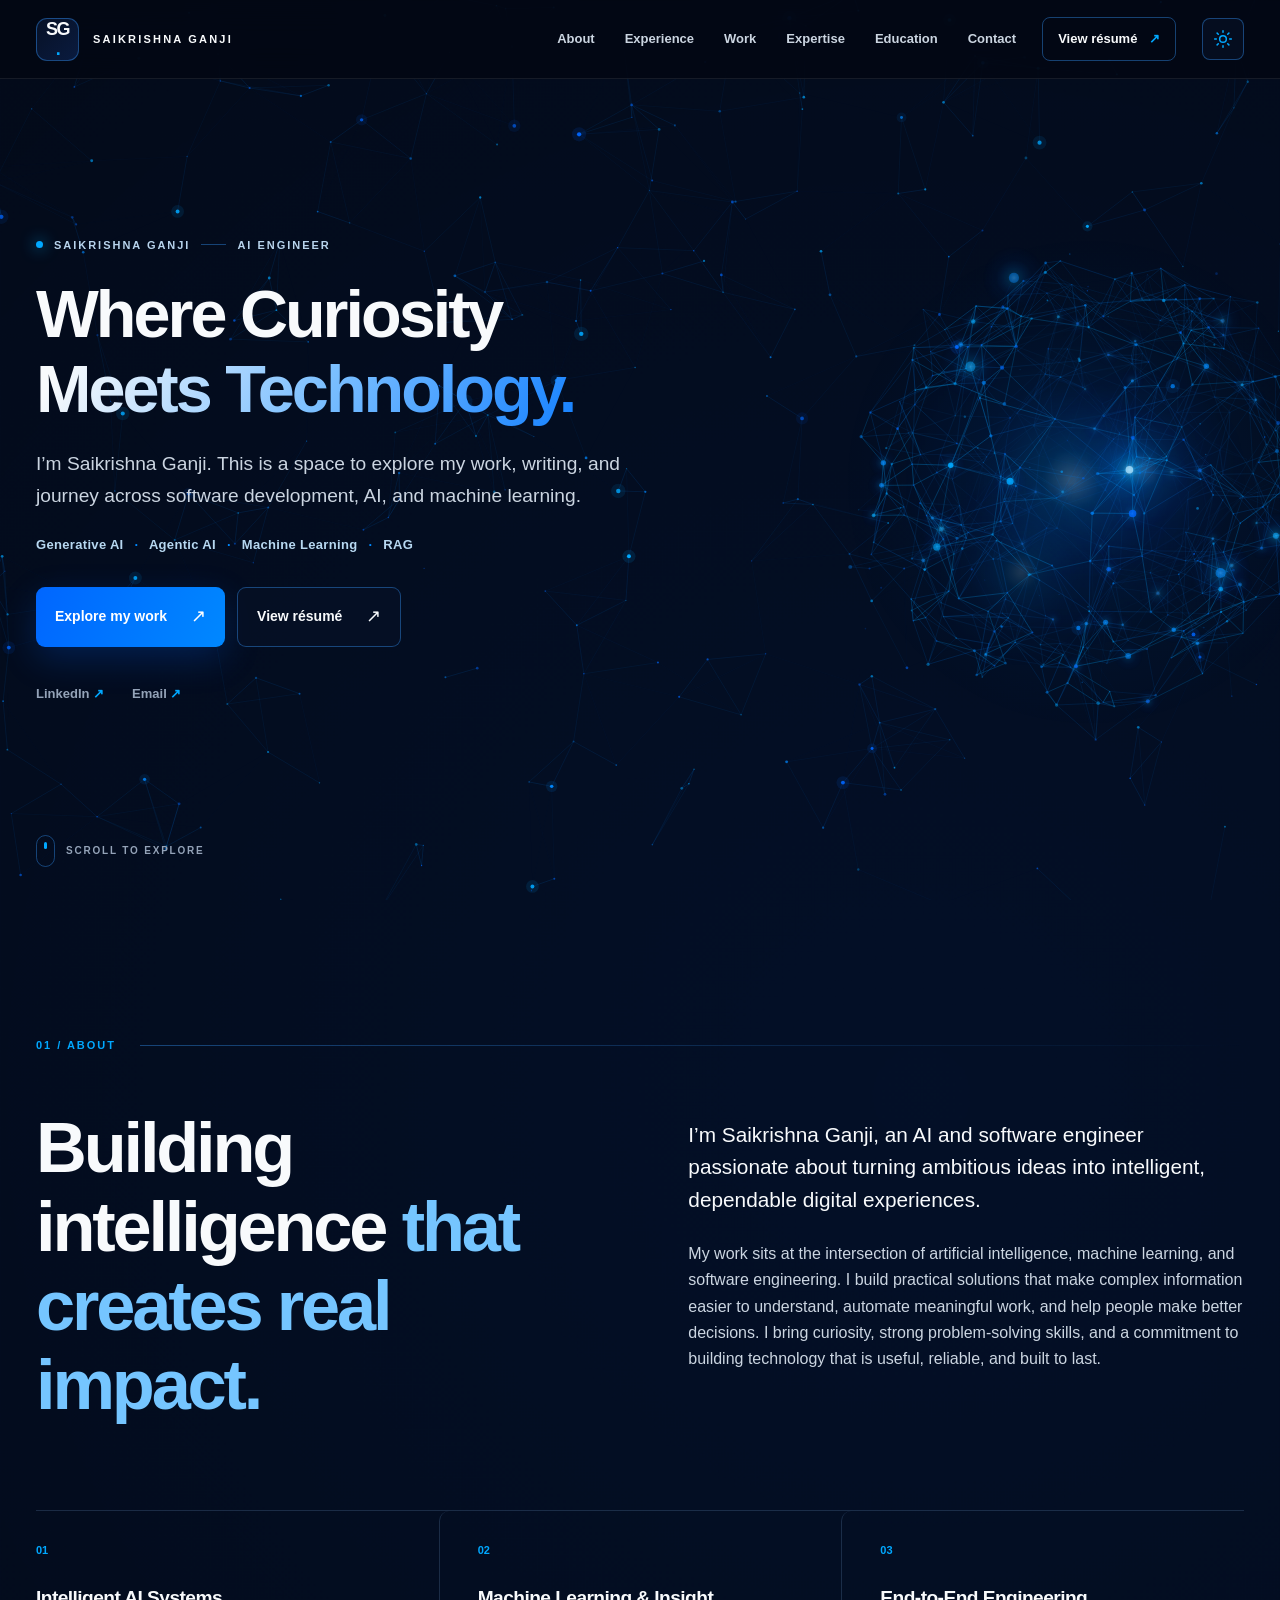
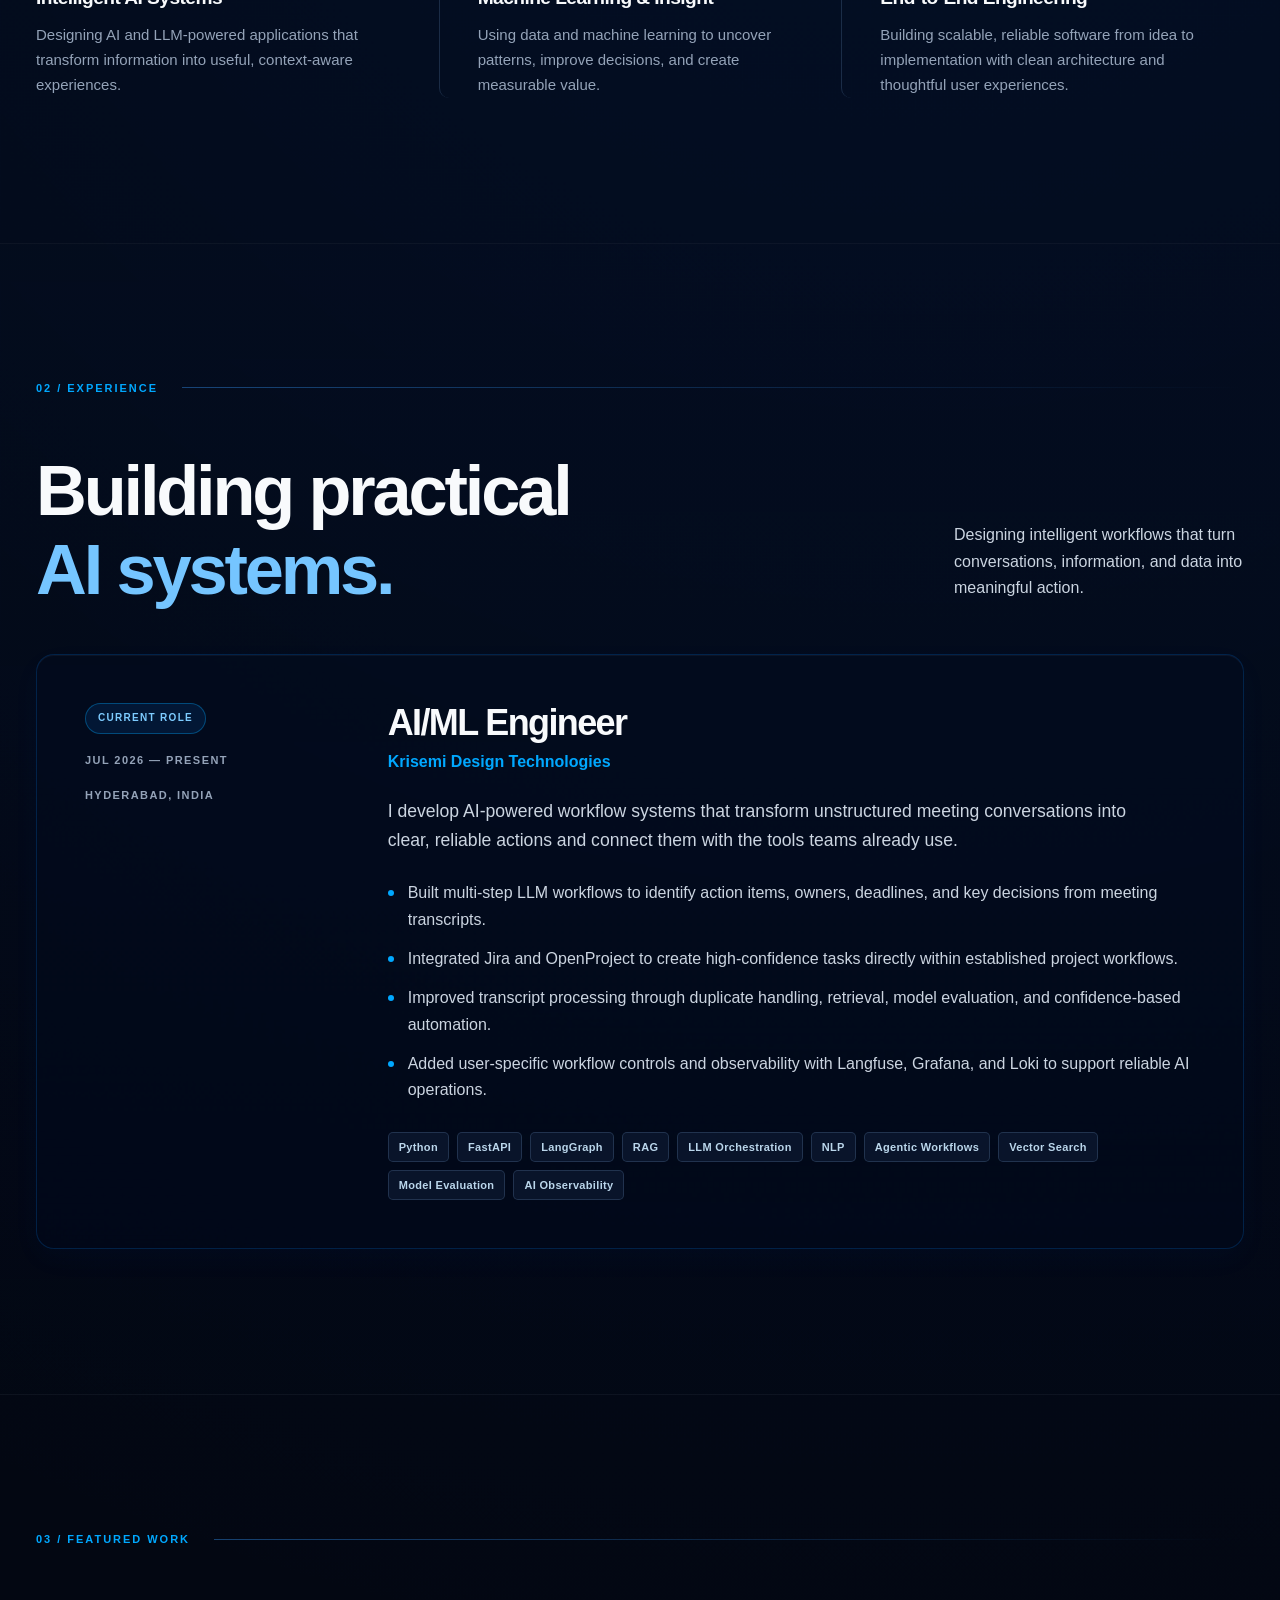
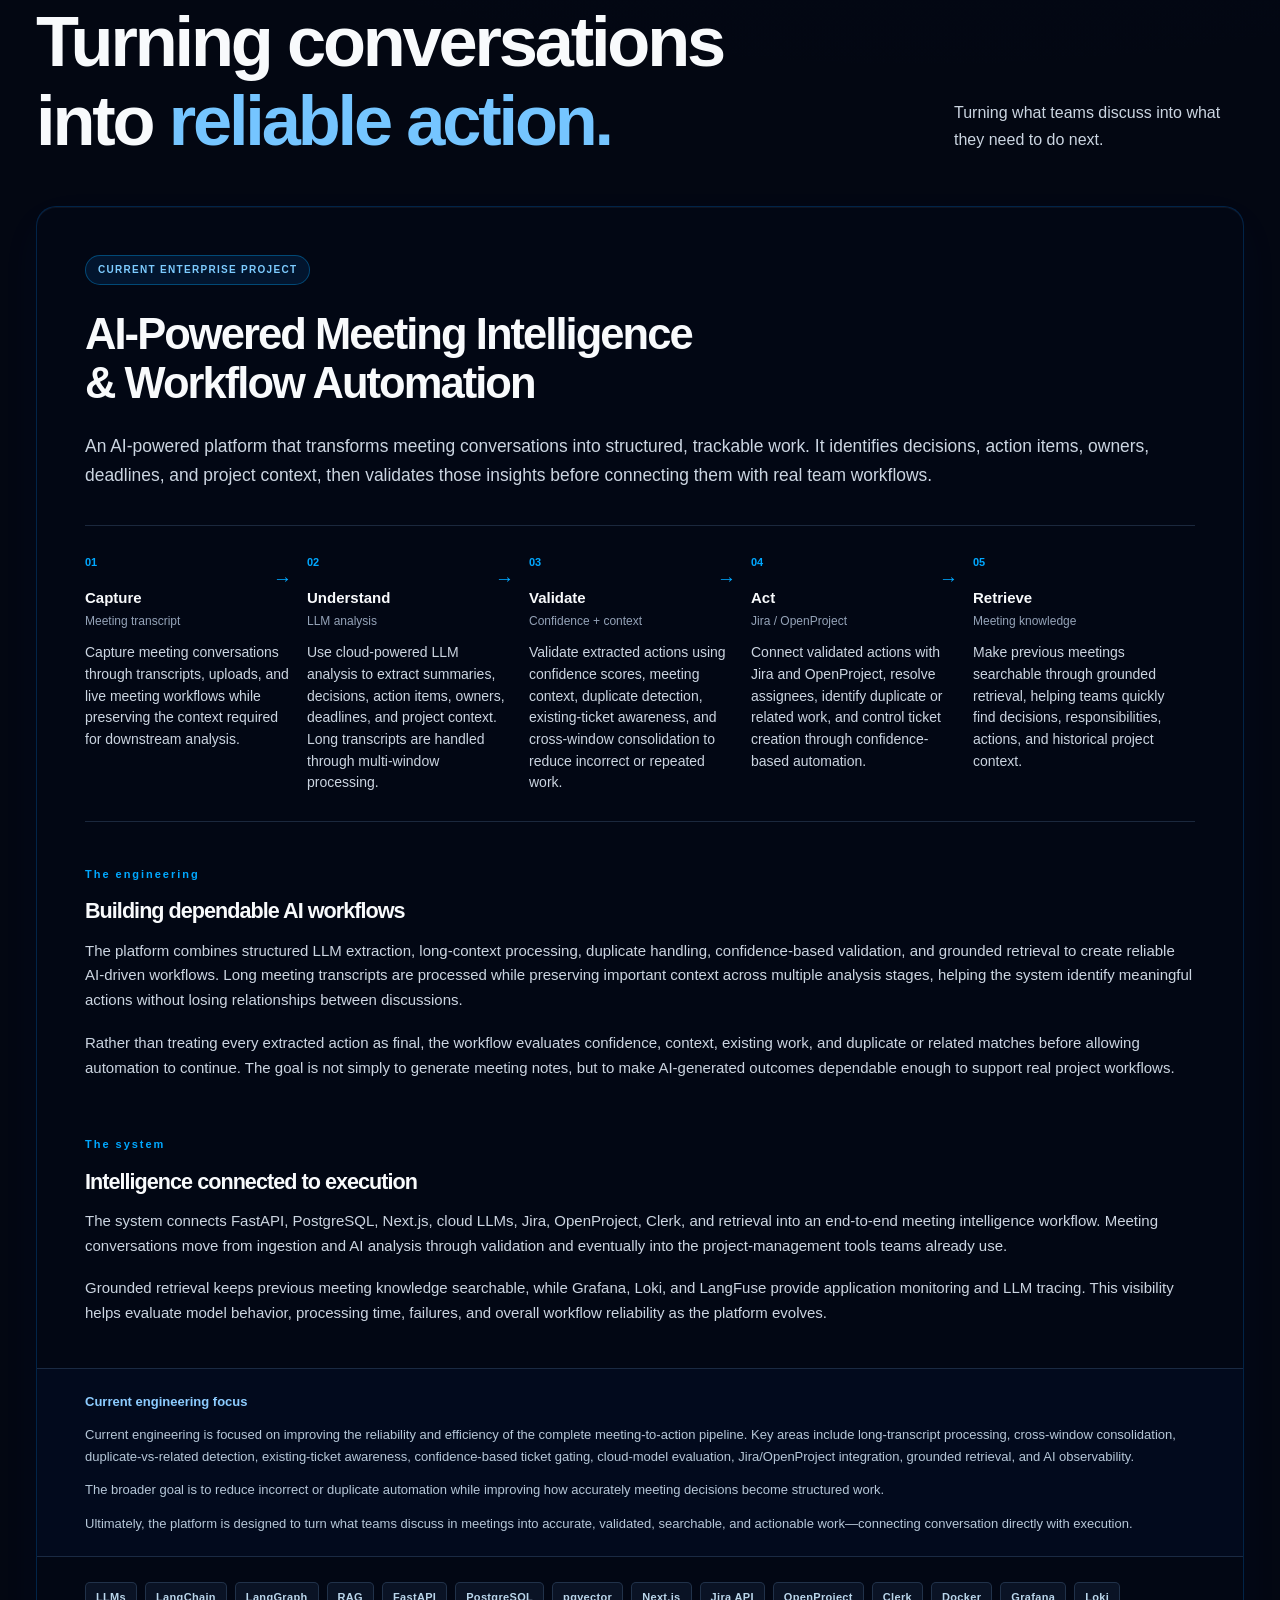
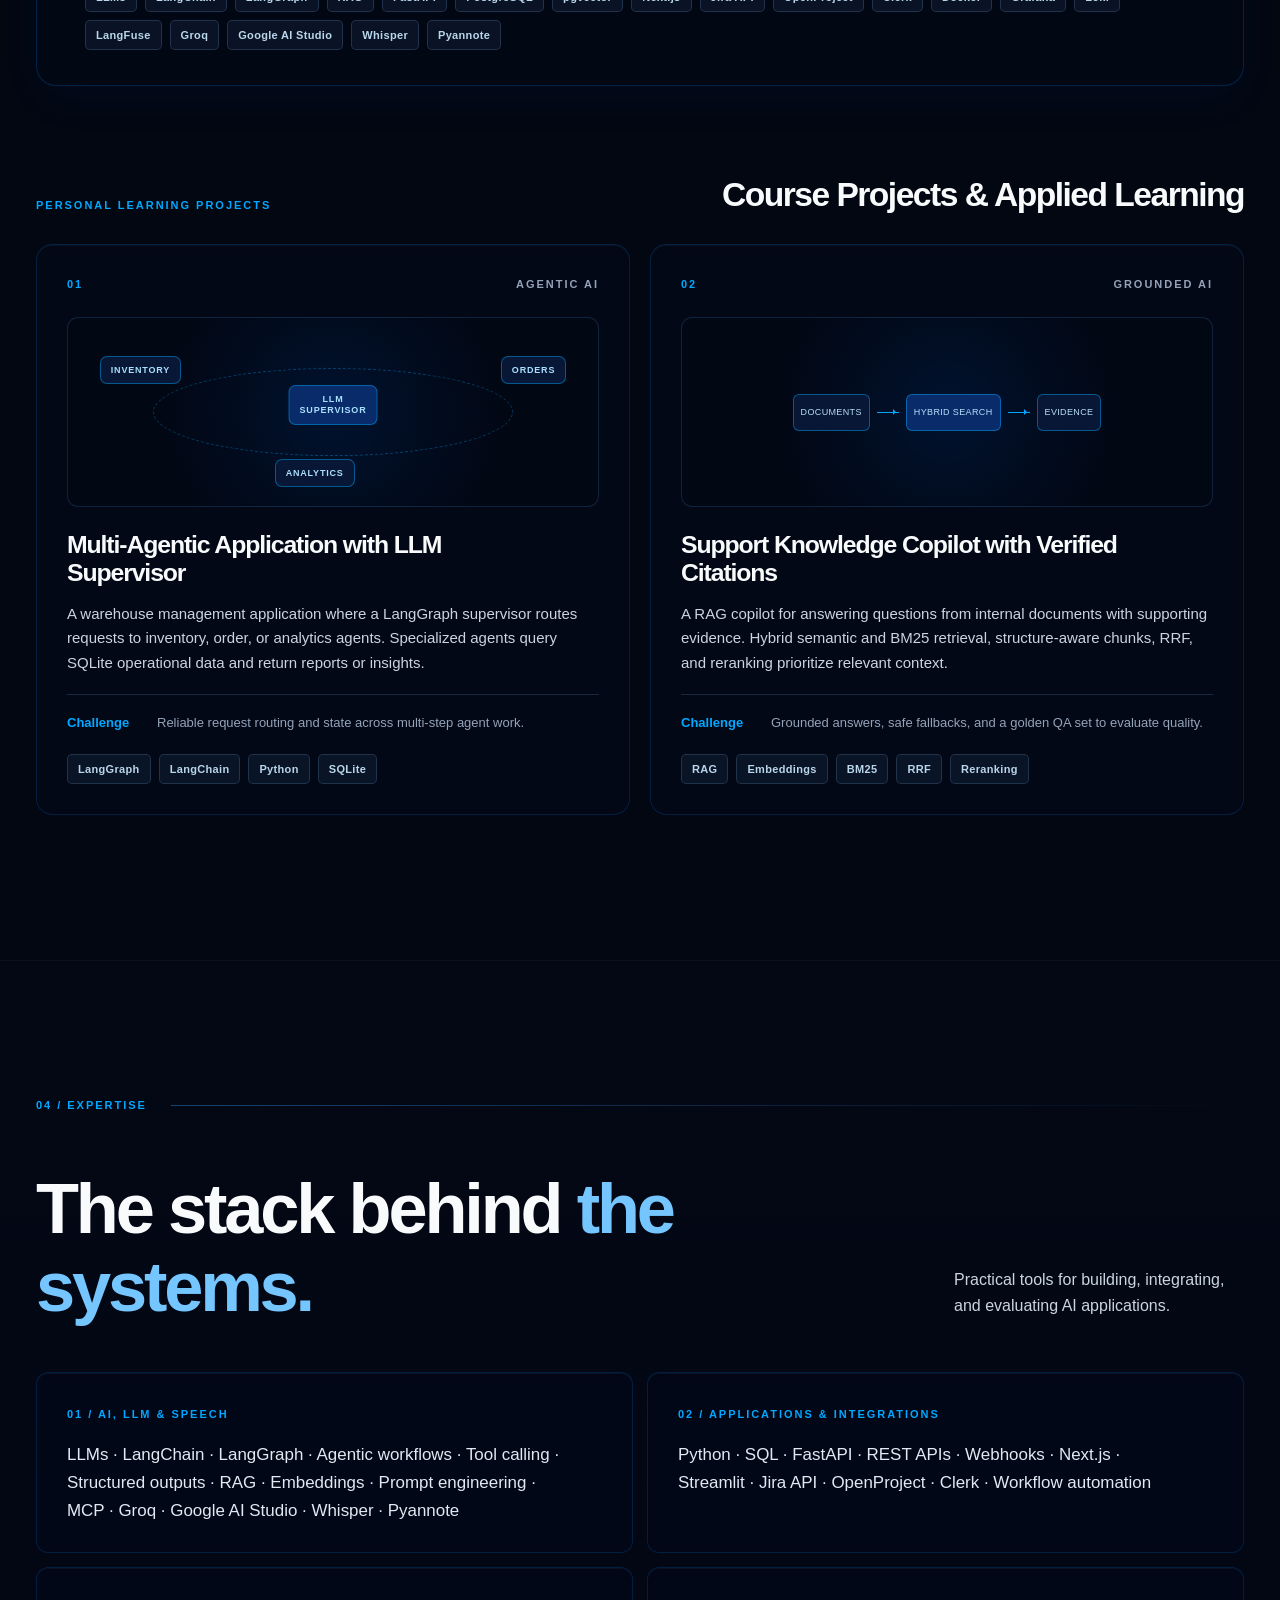
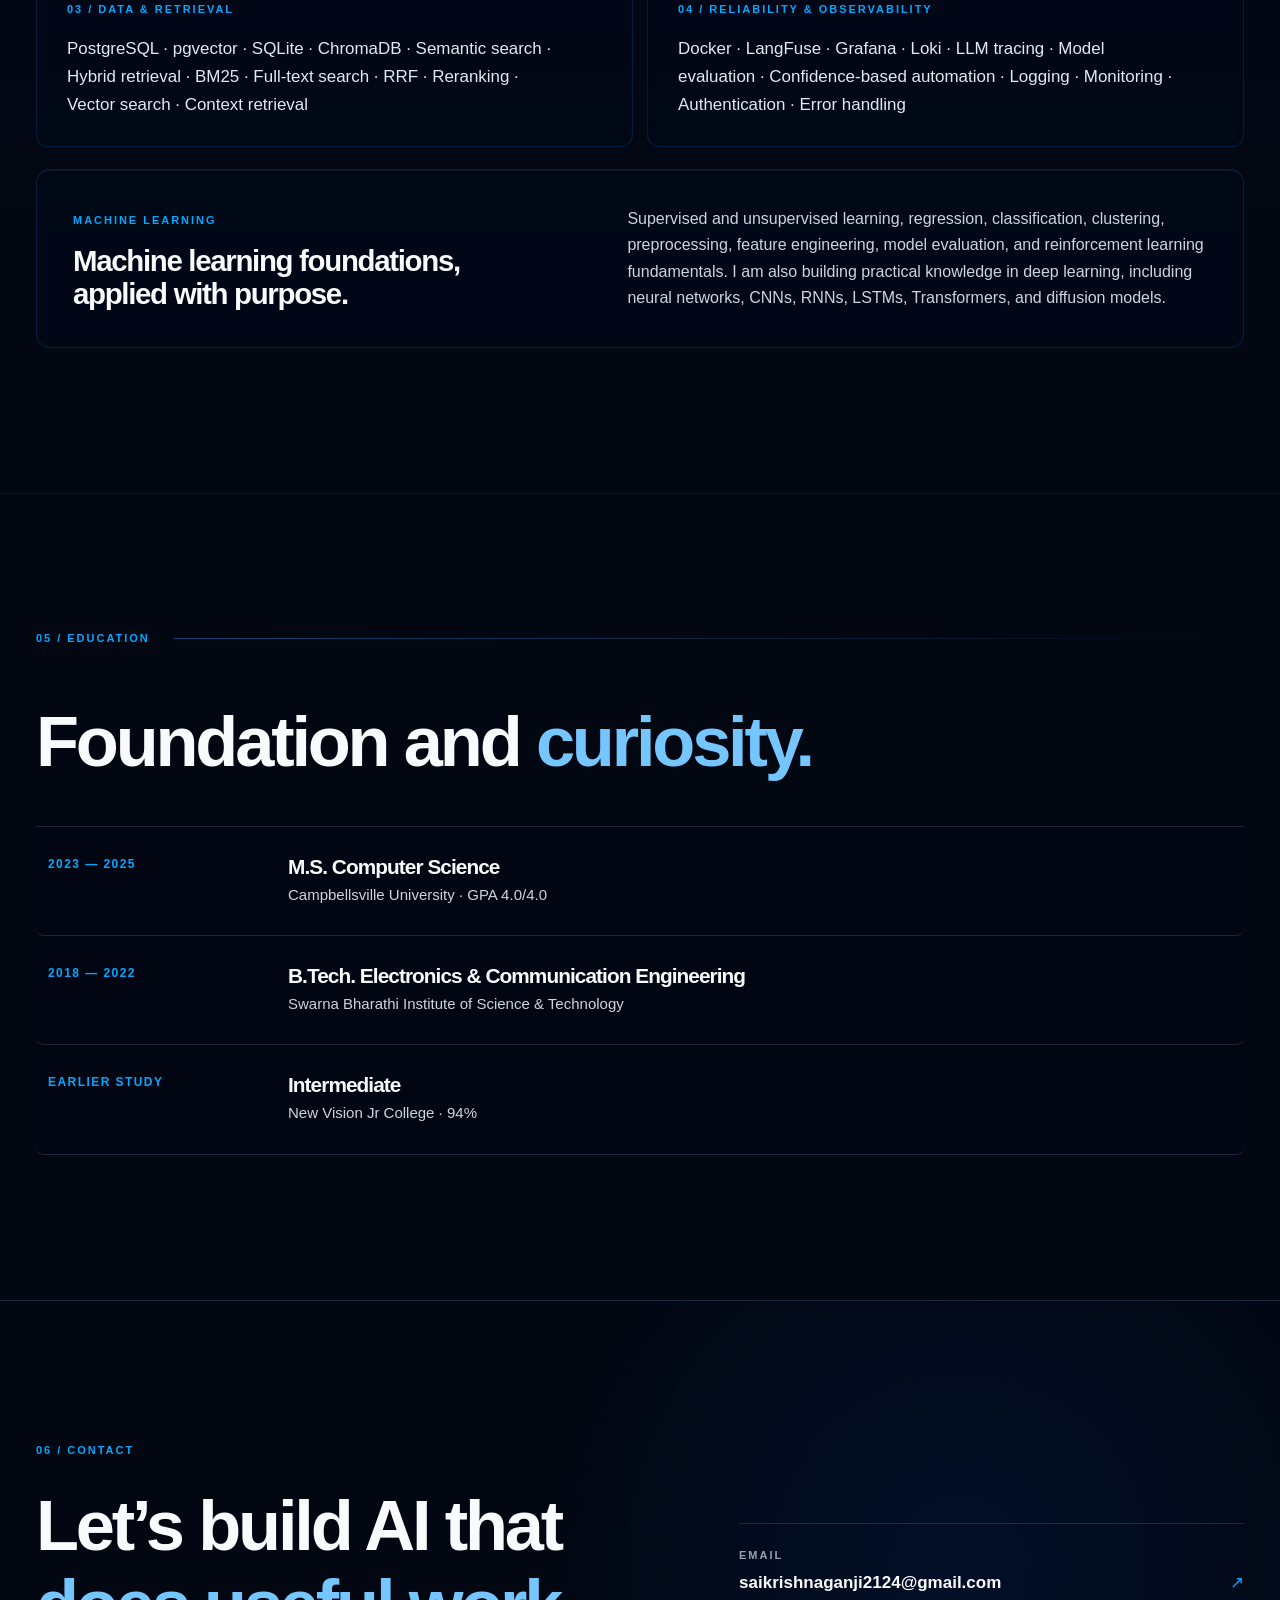
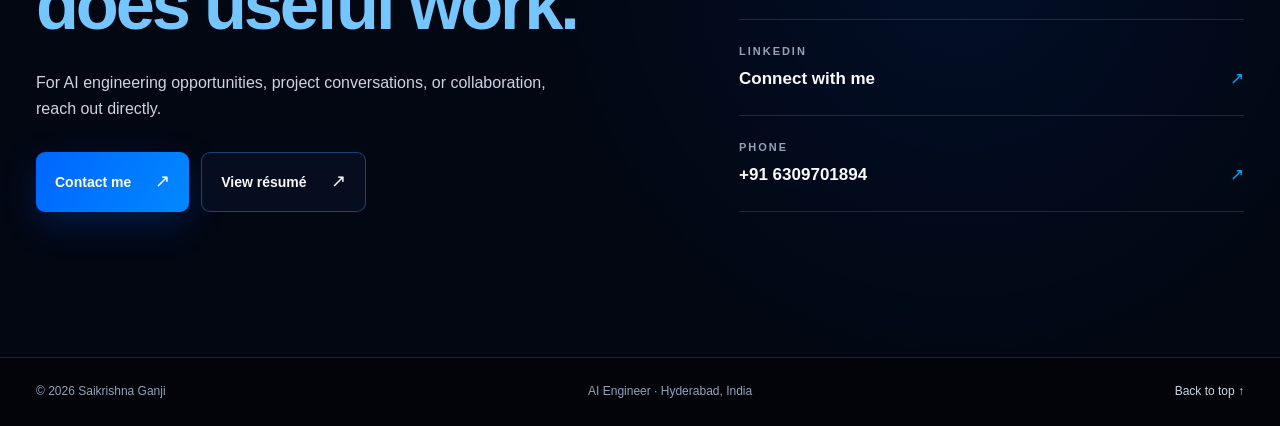
<file: index.html>
<!doctype html>
<html lang="en">
<head>
  <meta charset="utf-8">
  <meta name="viewport" content="width=device-width, initial-scale=1">
  <meta name="theme-color" content="#030712">
  <script>try{if(localStorage.getItem("portfolio-theme")==="light"){document.documentElement.dataset.theme="light";document.querySelector('meta[name="theme-color"]').content="#FFF9F4"}}catch(e){}</script>
  <meta name="description" content="Saikrishna Ganji is an AI Engineer building Generative AI, Agentic AI, RAG, and machine learning applications with production-focused engineering.">
  <meta name="author" content="Saikrishna Ganji">
  <meta property="og:type" content="website">
  <meta property="og:title" content="Saikrishna Ganji | AI Engineer">
  <meta property="og:description" content="AI engineering across meeting intelligence, agentic workflows, RAG, and machine learning.">
  <meta name="twitter:card" content="summary">
  <meta name="twitter:title" content="Saikrishna Ganji | AI Engineer">
  <meta name="twitter:description" content="Building intelligent systems from conversation to action.">
  <title>Saikrishna Ganji | AI Engineer</title>
  <link rel="icon" type="image/svg+xml" href="favicon.svg">
  <link rel="stylesheet" href="css/portfolio.css">
  <script defer src="js/portfolio.js"></script>
</head>
<body>
  <canvas id="particle-field" aria-hidden="true"></canvas>
  <a class="skip-link" href="#main">Skip to content</a>

  <header class="site-header">
    <div class="shell header-inner">
      <a class="brand" href="#home" aria-label="Saikrishna Ganji, home"><span class="brand-mark">SG<span class="brand-dot">.</span></span><span class="brand-name">SAIKRISHNA GANJI</span></a>
      <button class="menu-toggle" type="button" aria-label="Open navigation" aria-controls="site-nav" aria-expanded="false"><span></span><span></span><span></span></button>
      <nav id="site-nav" class="site-nav" aria-label="Main navigation">
        <a href="#about">About</a><a href="#experience">Experience</a><a href="#work">Work</a><a href="#expertise">Expertise</a><a href="#education">Education</a><a href="#contact">Contact</a>
      </nav>
      <a class="header-cta" href="assets/Saikrishna_Ganji_AI_ML_Engineer_Resume.pdf" target="_blank" rel="noopener">View résumé <span aria-hidden="true">↗</span></a>
      <button class="theme-toggle" type="button" aria-label="Switch to light mode" aria-pressed="false">
        <svg class="theme-sun" viewBox="0 0 24 24" fill="none" stroke="currentColor" stroke-width="1.8" stroke-linecap="round" stroke-linejoin="round" aria-hidden="true"><circle cx="12" cy="12" r="4"/><path d="M12 2v2m0 16v2M4.93 4.93l1.42 1.42m11.3 11.3 1.42 1.42M2 12h2m16 0h2M4.93 19.07l1.42-1.42m11.3-11.3 1.42-1.42"/></svg>
        <svg class="theme-moon" viewBox="0 0 24 24" fill="none" stroke="currentColor" stroke-width="1.8" stroke-linecap="round" stroke-linejoin="round" aria-hidden="true"><path d="M20.5 14.3A8.5 8.5 0 0 1 9.7 3.5 8.5 8.5 0 1 0 20.5 14.3Z"/></svg>
      </button>
    </div>
  </header>

  <main id="main">
    <section id="home" class="hero shell">
      <div class="hero-copy">
        <div class="eyebrow"><span class="live-dot"></span> SAIKRISHNA GANJI <span class="eyebrow-line"></span> AI ENGINEER</div>
        <h1>Where Curiosity <em>Meets Technology.</em></h1>
        <p class="hero-lede">I’m Saikrishna Ganji. This is a space to explore my work, writing, and journey across software development, AI, and machine learning.</p>
        <p class="hero-specialties">Generative AI <span>·</span> Agentic AI <span>·</span> Machine Learning <span>·</span> RAG</p>
        <div class="hero-actions">
          <a class="button button-primary" href="#work">Explore my work <span aria-hidden="true">↗</span></a>
          <a class="button button-secondary" href="assets/Saikrishna_Ganji_AI_ML_Engineer_Resume.pdf" target="_blank" rel="noopener">View résumé <span aria-hidden="true">↗</span></a>
        </div>
        <div class="hero-socials"><a href="https://www.linkedin.com/in/sai-krishna-ganji-265290228" target="_blank" rel="noopener noreferrer">LinkedIn <span aria-hidden="true">↗</span></a><a href="mailto:saikrishnaganji2124@gmail.com">Email <span aria-hidden="true">↗</span></a></div>
      </div>
      <a class="scroll-cue" href="#about"><span></span> SCROLL TO EXPLORE</a>
    </section>

    <section id="about" class="section shell">
      <div class="section-top"><span class="section-index">01 / ABOUT</span><span class="section-rule"></span></div>
      <div class="split-intro">
        <h2>Building intelligence <em>that creates real impact.</em></h2>
        <div><p class="section-lede">I’m Saikrishna Ganji, an AI and software engineer passionate about turning ambitious ideas into intelligent, dependable digital experiences.</p><p>My work sits at the intersection of artificial intelligence, machine learning, and software engineering. I build practical solutions that make complex information easier to understand, automate meaningful work, and help people make better decisions. I bring curiosity, strong problem-solving skills, and a commitment to building technology that is useful, reliable, and built to last.</p></div>
      </div>
      <div class="about-highlights">
        <div><span>01</span><strong>Intelligent AI Systems</strong><p>Designing AI and LLM-powered applications that transform information into useful, context-aware experiences.</p></div>
        <div><span>02</span><strong>Machine Learning &amp; Insight</strong><p>Using data and machine learning to uncover patterns, improve decisions, and create measurable value.</p></div>
        <div><span>03</span><strong>End-to-End Engineering</strong><p>Building scalable, reliable software from idea to implementation with clean architecture and thoughtful user experiences.</p></div>
      </div>
    </section>

    <section id="experience" class="section section-surface">
      <div class="shell">
        <div class="section-top"><span class="section-index">02 / EXPERIENCE</span><span class="section-rule"></span></div>
        <div class="section-heading"><h2>Building practical<br><em>AI systems.</em></h2><p>Designing intelligent workflows that turn conversations, information, and data into meaningful action.</p></div>
        <article class="experience-card">
          <div class="experience-meta"><span class="pill">CURRENT ROLE</span><span>JUL 2026 — PRESENT</span><span>HYDERABAD, INDIA</span></div>
          <div class="experience-main"><h3>AI/ML Engineer</h3><p class="company">Krisemi Design Technologies</p><p>I develop AI-powered workflow systems that transform unstructured meeting conversations into clear, reliable actions and connect them with the tools teams already use.</p>
          <ul class="clean-list">
            <li>Built multi-step LLM workflows to identify action items, owners, deadlines, and key decisions from meeting transcripts.</li>
            <li>Integrated Jira and OpenProject to create high-confidence tasks directly within established project workflows.</li>
            <li>Improved transcript processing through duplicate handling, retrieval, model evaluation, and confidence-based automation.</li>
            <li>Added user-specific workflow controls and observability with Langfuse, Grafana, and Loki to support reliable AI operations.</li>
          </ul>
          <div class="tag-row"><span>Python</span><span>FastAPI</span><span>LangGraph</span><span>RAG</span><span>LLM Orchestration</span><span>NLP</span><span>Agentic Workflows</span><span>Vector Search</span><span>Model Evaluation</span><span>AI Observability</span></div></div>
        </article>
      </div>
    </section>

    <section id="work" class="section shell">
      <div class="section-top"><span class="section-index">03 / FEATURED WORK</span><span class="section-rule"></span></div>
      <div class="section-heading"><h2>Turning conversations into <em>reliable action.</em></h2><p>Turning what teams discuss into what they need to do next.</p></div>
      <article class="featured-project">
        <div class="featured-head"><div><span class="pill">CURRENT ENTERPRISE PROJECT</span><h3>AI-Powered Meeting Intelligence &amp; Workflow Automation</h3></div><p>An AI-powered platform that transforms meeting conversations into structured, trackable work. It identifies decisions, action items, owners, deadlines, and project context, then validates those insights before connecting them with real team workflows.</p></div>
        <div class="pipeline" aria-label="Meeting intelligence workflow">
          <div><span>01</span><strong>Capture</strong><small>Meeting transcript</small><p>Capture meeting conversations through transcripts, uploads, and live meeting workflows while preserving the context required for downstream analysis.</p></div><div><span>02</span><strong>Understand</strong><small>LLM analysis</small><p>Use cloud-powered LLM analysis to extract summaries, decisions, action items, owners, deadlines, and project context. Long transcripts are handled through multi-window processing.</p></div><div><span>03</span><strong>Validate</strong><small>Confidence + context</small><p>Validate extracted actions using confidence scores, meeting context, duplicate detection, existing-ticket awareness, and cross-window consolidation to reduce incorrect or repeated work.</p></div><div><span>04</span><strong>Act</strong><small>Jira / OpenProject</small><p>Connect validated actions with Jira and OpenProject, resolve assignees, identify duplicate or related work, and control ticket creation through confidence-based automation.</p></div><div><span>05</span><strong>Retrieve</strong><small>Meeting knowledge</small><p>Make previous meetings searchable through grounded retrieval, helping teams quickly find decisions, responsibilities, actions, and historical project context.</p></div>
        </div>
        <div class="featured-details">
          <div><span class="detail-label">The engineering</span><h4>Building dependable AI workflows</h4><p>The platform combines structured LLM extraction, long-context processing, duplicate handling, confidence-based validation, and grounded retrieval to create reliable AI-driven workflows. Long meeting transcripts are processed while preserving important context across multiple analysis stages, helping the system identify meaningful actions without losing relationships between discussions.</p><p>Rather than treating every extracted action as final, the workflow evaluates confidence, context, existing work, and duplicate or related matches before allowing automation to continue. The goal is not simply to generate meeting notes, but to make AI-generated outcomes dependable enough to support real project workflows.</p></div>
          <div><span class="detail-label">The system</span><h4>Intelligence connected to execution</h4><p>The system connects FastAPI, PostgreSQL, Next.js, cloud LLMs, Jira, OpenProject, Clerk, and retrieval into an end-to-end meeting intelligence workflow. Meeting conversations move from ingestion and AI analysis through validation and eventually into the project-management tools teams already use.</p><p>Grounded retrieval keeps previous meeting knowledge searchable, while Grafana, Loki, and LangFuse provide application monitoring and LLM tracing. This visibility helps evaluate model behavior, processing time, failures, and overall workflow reliability as the platform evolves.</p></div>
        </div>
        <div class="status-strip"><strong>Current engineering focus</strong><div class="status-copy"><p>Current engineering is focused on improving the reliability and efficiency of the complete meeting-to-action pipeline. Key areas include long-transcript processing, cross-window consolidation, duplicate-vs-related detection, existing-ticket awareness, confidence-based ticket gating, cloud-model evaluation, Jira/OpenProject integration, grounded retrieval, and AI observability.</p><p>The broader goal is to reduce incorrect or duplicate automation while improving how accurately meeting decisions become structured work.</p><p>Ultimately, the platform is designed to turn what teams discuss in meetings into accurate, validated, searchable, and actionable work—connecting conversation directly with execution.</p></div></div>
        <div class="tag-row"><span>LLMs</span><span>LangChain</span><span>LangGraph</span><span>RAG</span><span>FastAPI</span><span>PostgreSQL</span><span>pgvector</span><span>Next.js</span><span>Jira API</span><span>OpenProject</span><span>Clerk</span><span>Docker</span><span>Grafana</span><span>Loki</span><span>LangFuse</span><span>Groq</span><span>Google AI Studio</span><span>Whisper</span><span>Pyannote</span></div>
      </article>

      <div class="subsection-head"><span class="section-index">PERSONAL LEARNING PROJECTS</span><h3>Course Projects & Applied Learning</h3></div>
      <div class="project-grid">
        <article class="project-card"><div class="project-number">01 <span>AGENTIC AI</span></div><div class="project-visual agent-visual" aria-hidden="true"><span class="agent-node supervisor">LLM<br>SUPERVISOR</span><span class="agent-node inventory">INVENTORY</span><span class="agent-node orders">ORDERS</span><span class="agent-node analytics">ANALYTICS</span></div><h4>Multi-Agentic Application with LLM Supervisor</h4><p>A warehouse management application where a LangGraph supervisor routes requests to inventory, order, or analytics agents. Specialized agents query SQLite operational data and return reports or insights.</p><div class="project-note"><strong>Challenge</strong><span>Reliable request routing and state across multi-step agent work.</span></div><div class="tag-row"><span>LangGraph</span><span>LangChain</span><span>Python</span><span>SQLite</span></div></article>
        <article class="project-card"><div class="project-number">02 <span>GROUNDED AI</span></div><div class="project-visual rag-visual" aria-hidden="true"><span>DOCUMENTS</span><i></i><span>HYBRID SEARCH</span><i></i><span>EVIDENCE</span></div><h4>Support Knowledge Copilot with Verified Citations</h4><p>A RAG copilot for answering questions from internal documents with supporting evidence. Hybrid semantic and BM25 retrieval, structure-aware chunks, RRF, and reranking prioritize relevant context.</p><div class="project-note"><strong>Challenge</strong><span>Grounded answers, safe fallbacks, and a golden QA set to evaluate quality.</span></div><div class="tag-row"><span>RAG</span><span>Embeddings</span><span>BM25</span><span>RRF</span><span>Reranking</span></div></article>
      </div>
    </section>

    <section id="expertise" class="section section-surface">
      <div class="shell">
        <div class="section-top"><span class="section-index">04 / EXPERTISE</span><span class="section-rule"></span></div>
        <div class="section-heading"><h2>The stack behind <em>the systems.</em></h2><p>Practical tools for building, integrating, and evaluating AI applications.</p></div>
        <div class="stack-grid">
          <div class="stack-group"><span>01 / AI, LLM &amp; SPEECH</span><p>LLMs · LangChain · LangGraph · Agentic workflows · Tool calling · Structured outputs · RAG · Embeddings · Prompt engineering · MCP · Groq · Google AI Studio · Whisper · Pyannote</p></div>
          <div class="stack-group"><span>02 / APPLICATIONS &amp; INTEGRATIONS</span><p>Python · SQL · FastAPI · REST APIs · Webhooks · Next.js · Streamlit · Jira API · OpenProject · Clerk · Workflow automation</p></div>
          <div class="stack-group"><span>03 / DATA &amp; RETRIEVAL</span><p>PostgreSQL · pgvector · SQLite · ChromaDB · Semantic search · Hybrid retrieval · BM25 · Full-text search · RRF · Reranking · Vector search · Context retrieval</p></div>
          <div class="stack-group"><span>04 / RELIABILITY &amp; OBSERVABILITY</span><p>Docker · LangFuse · Grafana · Loki · LLM tracing · Model evaluation · Confidence-based automation · Logging · Monitoring · Authentication · Error handling</p></div>
        </div>
        <div class="ml-panel"><div><span class="detail-label">MACHINE LEARNING</span><h3>Machine learning foundations, applied with purpose.</h3></div><p>Supervised and unsupervised learning, regression, classification, clustering, preprocessing, feature engineering, model evaluation, and reinforcement learning fundamentals. I am also building practical knowledge in deep learning, including neural networks, CNNs, RNNs, LSTMs, Transformers, and diffusion models.</p></div>
      </div>
    </section>

    <section id="education" class="section shell">
      <div class="section-top"><span class="section-index">05 / EDUCATION</span><span class="section-rule"></span></div>
      <div class="section-heading"><h2>Foundation and <em>curiosity.</em></h2></div>
      <div class="education-list"><div><span>2023 — 2025</span><div><h3>M.S. Computer Science</h3><p>Campbellsville University · GPA 4.0/4.0</p></div></div><div><span>2018 — 2022</span><div><h3>B.Tech. Electronics &amp; Communication Engineering</h3><p>Swarna Bharathi Institute of Science &amp; Technology</p></div></div><div><span>EARLIER STUDY</span><div><h3>Intermediate</h3><p>New Vision Jr College · 94%</p></div></div></div>
    </section>

    <section id="contact" class="section contact-section">
      <div class="shell contact-inner"><div><span class="section-index">06 / CONTACT</span><h2>Let’s build AI that <em>does useful work.</em></h2><p>For AI engineering opportunities, project conversations, or collaboration, reach out directly.</p><div class="hero-actions"><a class="button button-primary" href="mailto:saikrishnaganji2124@gmail.com">Contact me <span aria-hidden="true">↗</span></a><a class="button button-secondary" href="assets/Saikrishna_Ganji_AI_ML_Engineer_Resume.pdf" target="_blank" rel="noopener">View résumé <span aria-hidden="true">↗</span></a></div></div><div class="contact-links"><a href="mailto:saikrishnaganji2124@gmail.com"><span>EMAIL</span>saikrishnaganji2124@gmail.com <b aria-hidden="true">↗</b></a><a href="https://www.linkedin.com/in/sai-krishna-ganji-265290228" target="_blank" rel="noopener noreferrer"><span>LINKEDIN</span>Connect with me <b aria-hidden="true">↗</b></a><a href="tel:+916309701894"><span>PHONE</span>+91 6309701894 <b aria-hidden="true">↗</b></a></div></div>
    </section>
  </main>
  <footer class="site-footer"><div class="shell"><span>© <span id="year">2026</span> Saikrishna Ganji</span><span>AI Engineer · Hyderabad, India</span><a href="#home">Back to top ↑</a></div></footer>
</body>
</html>
</file>
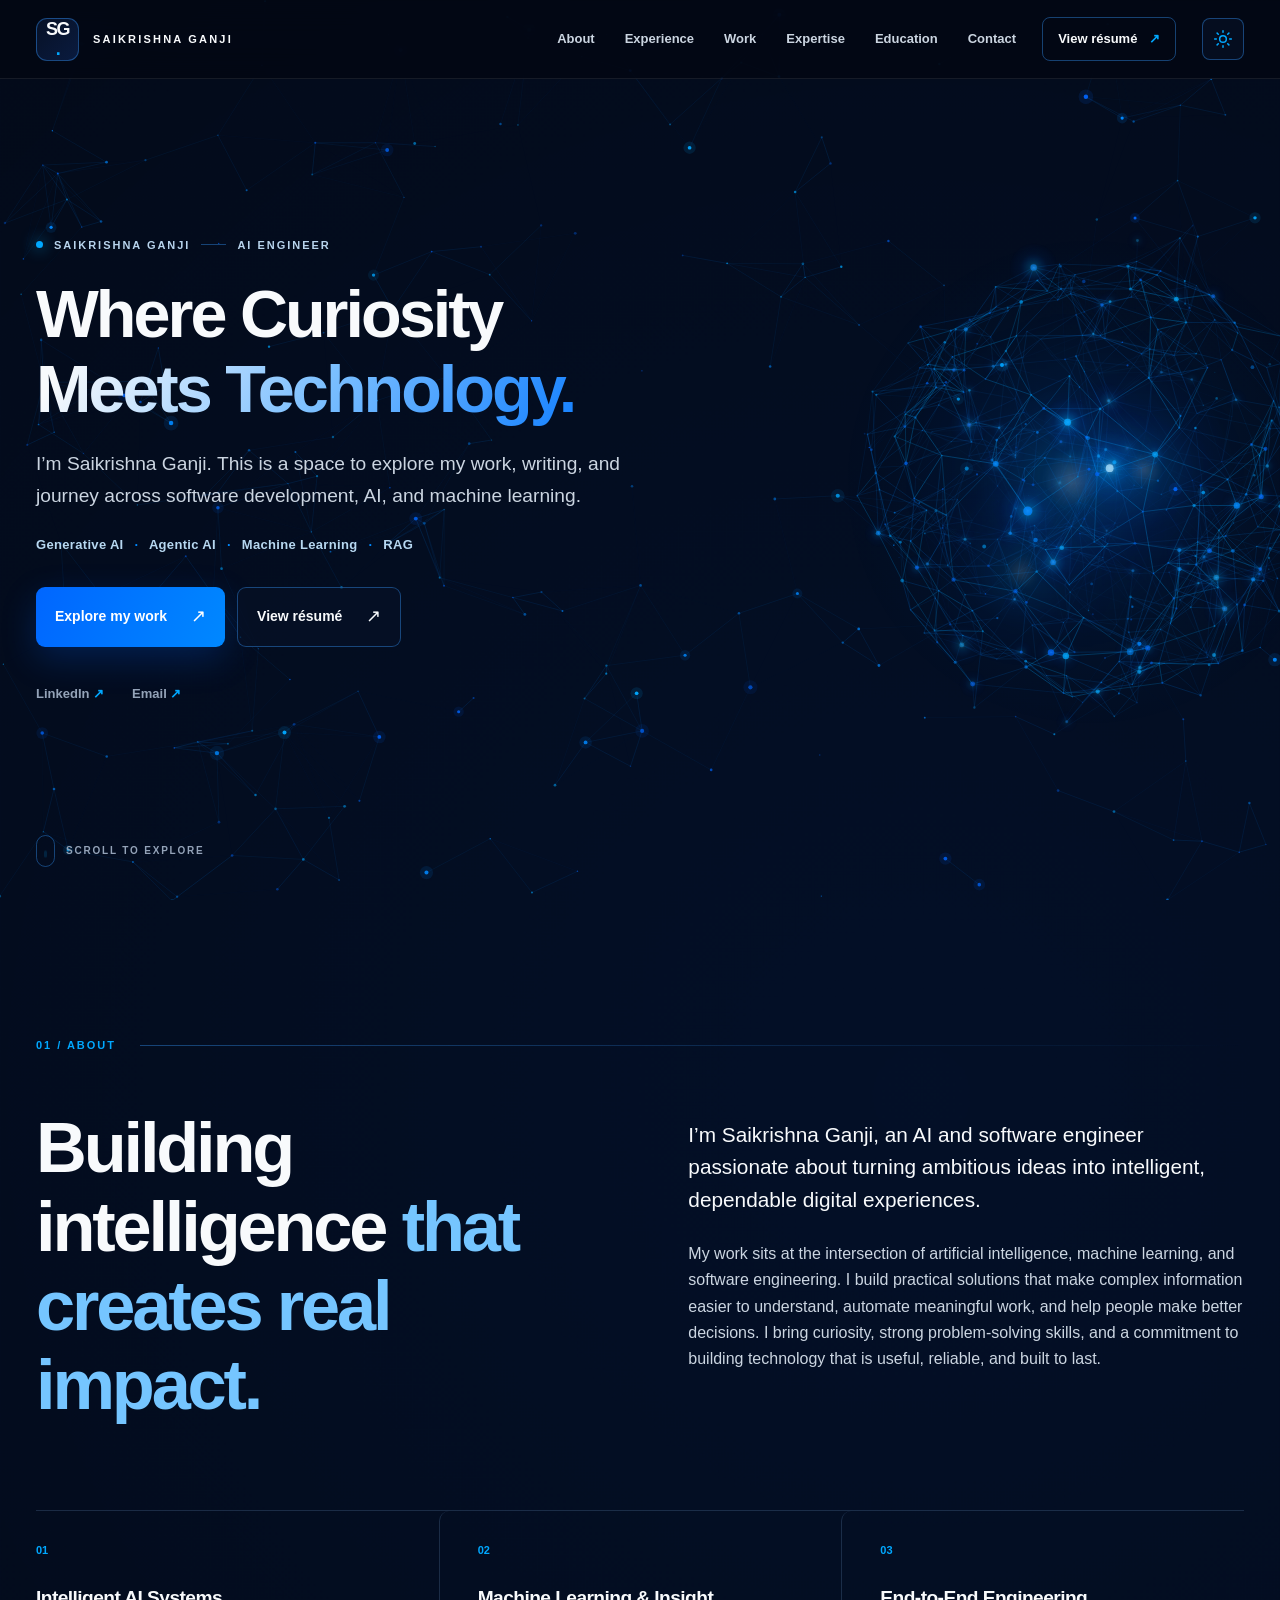
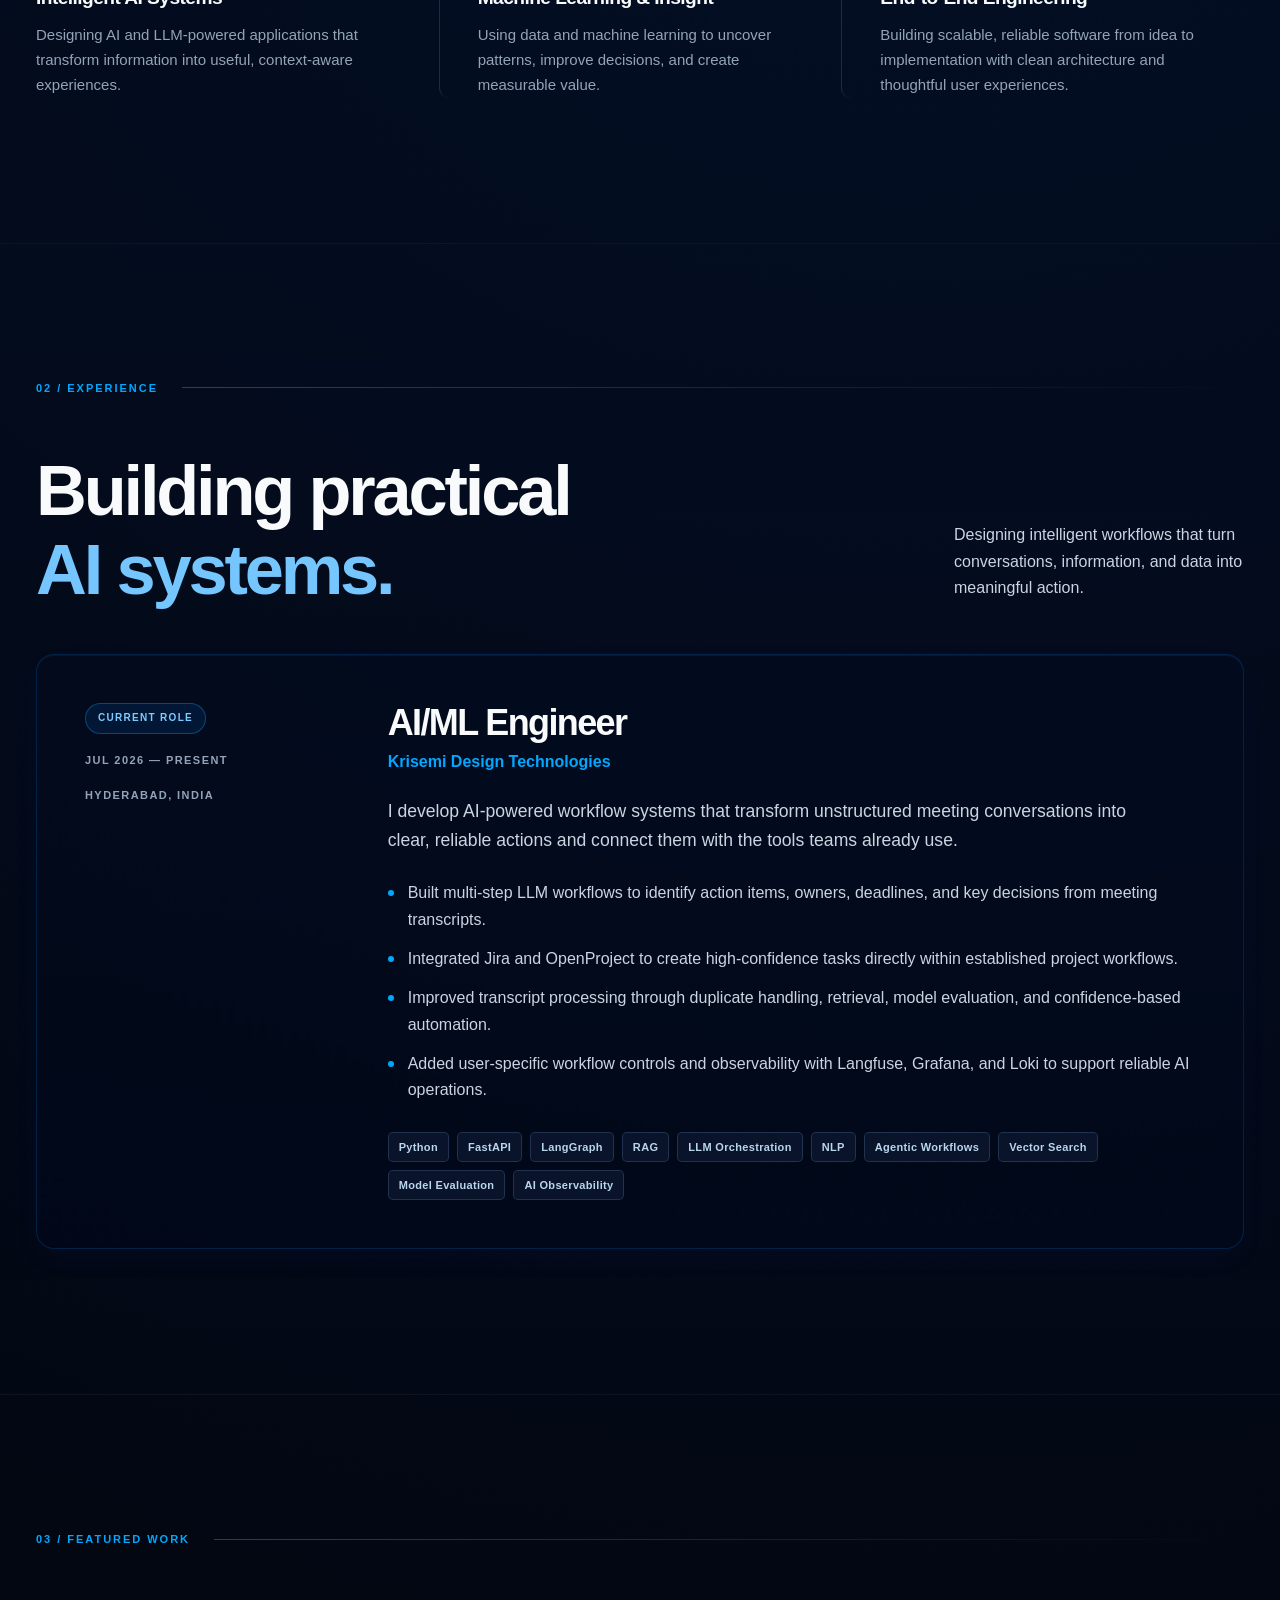
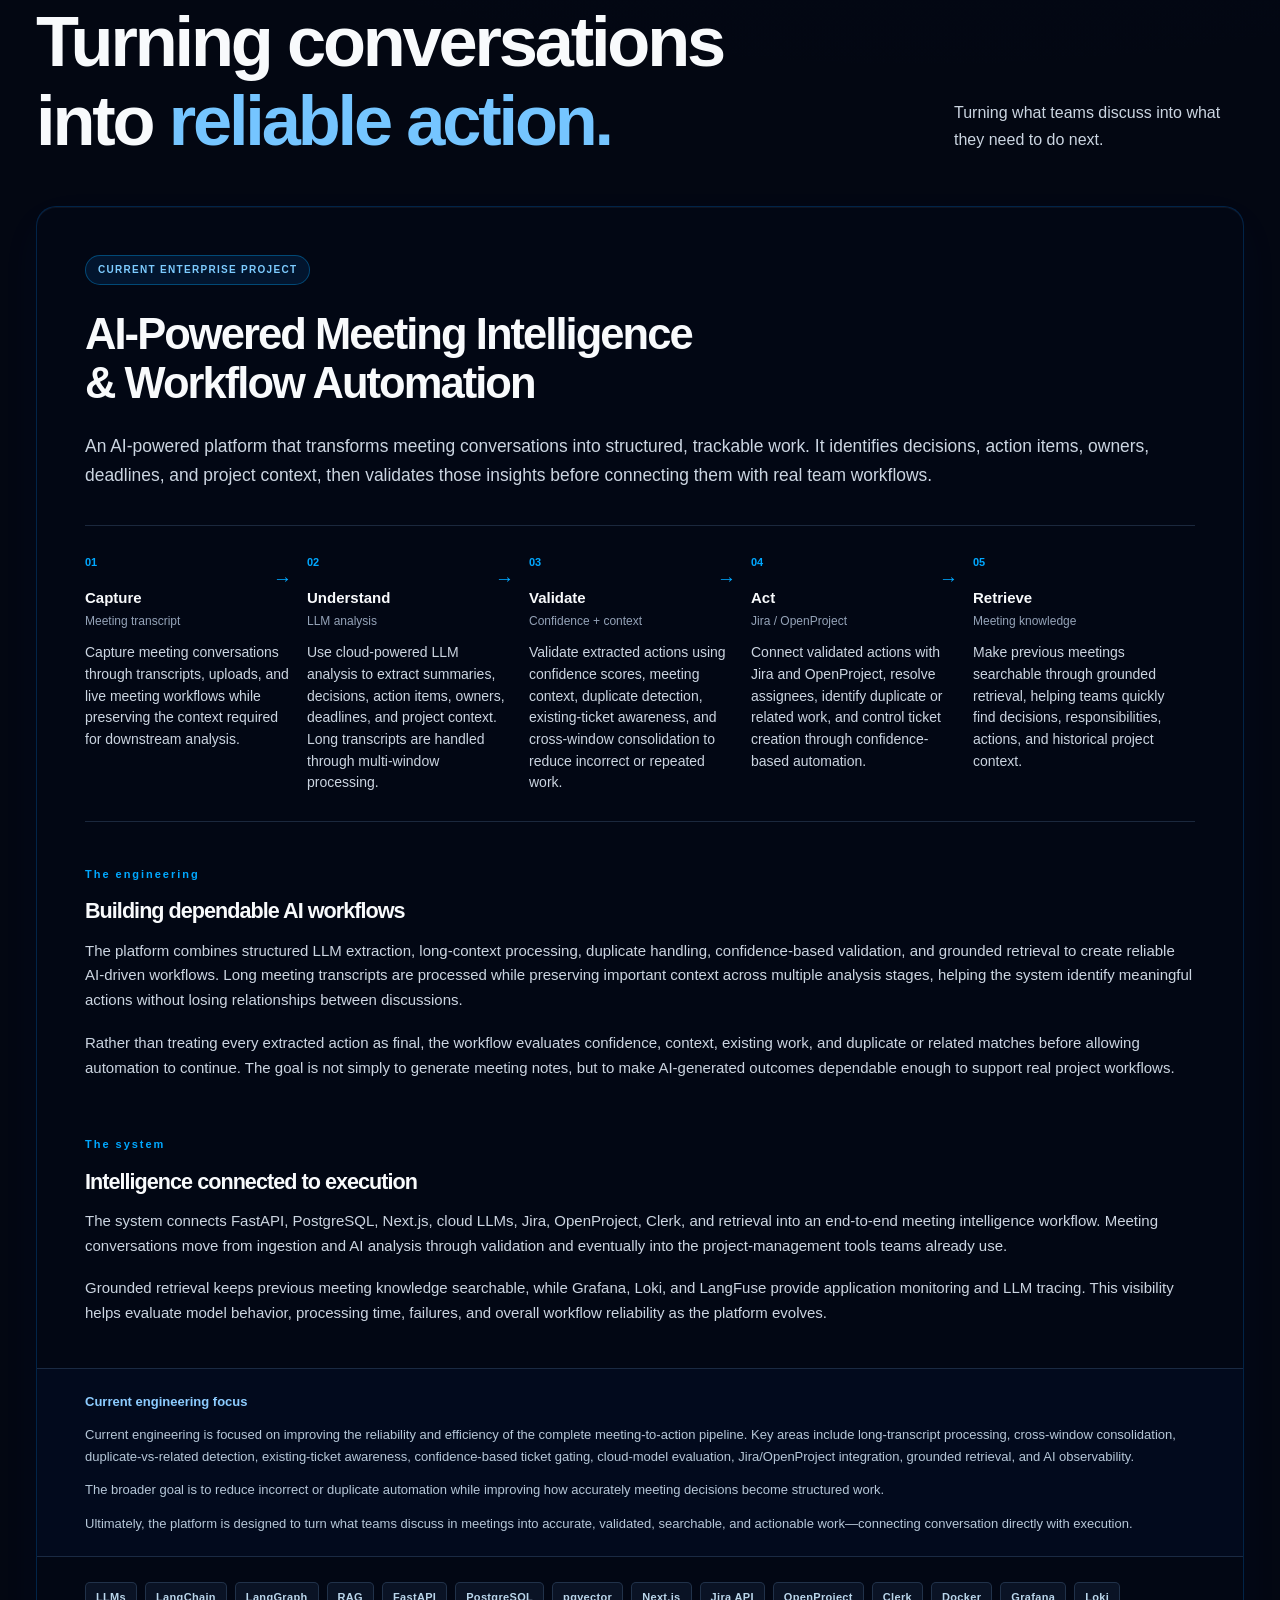
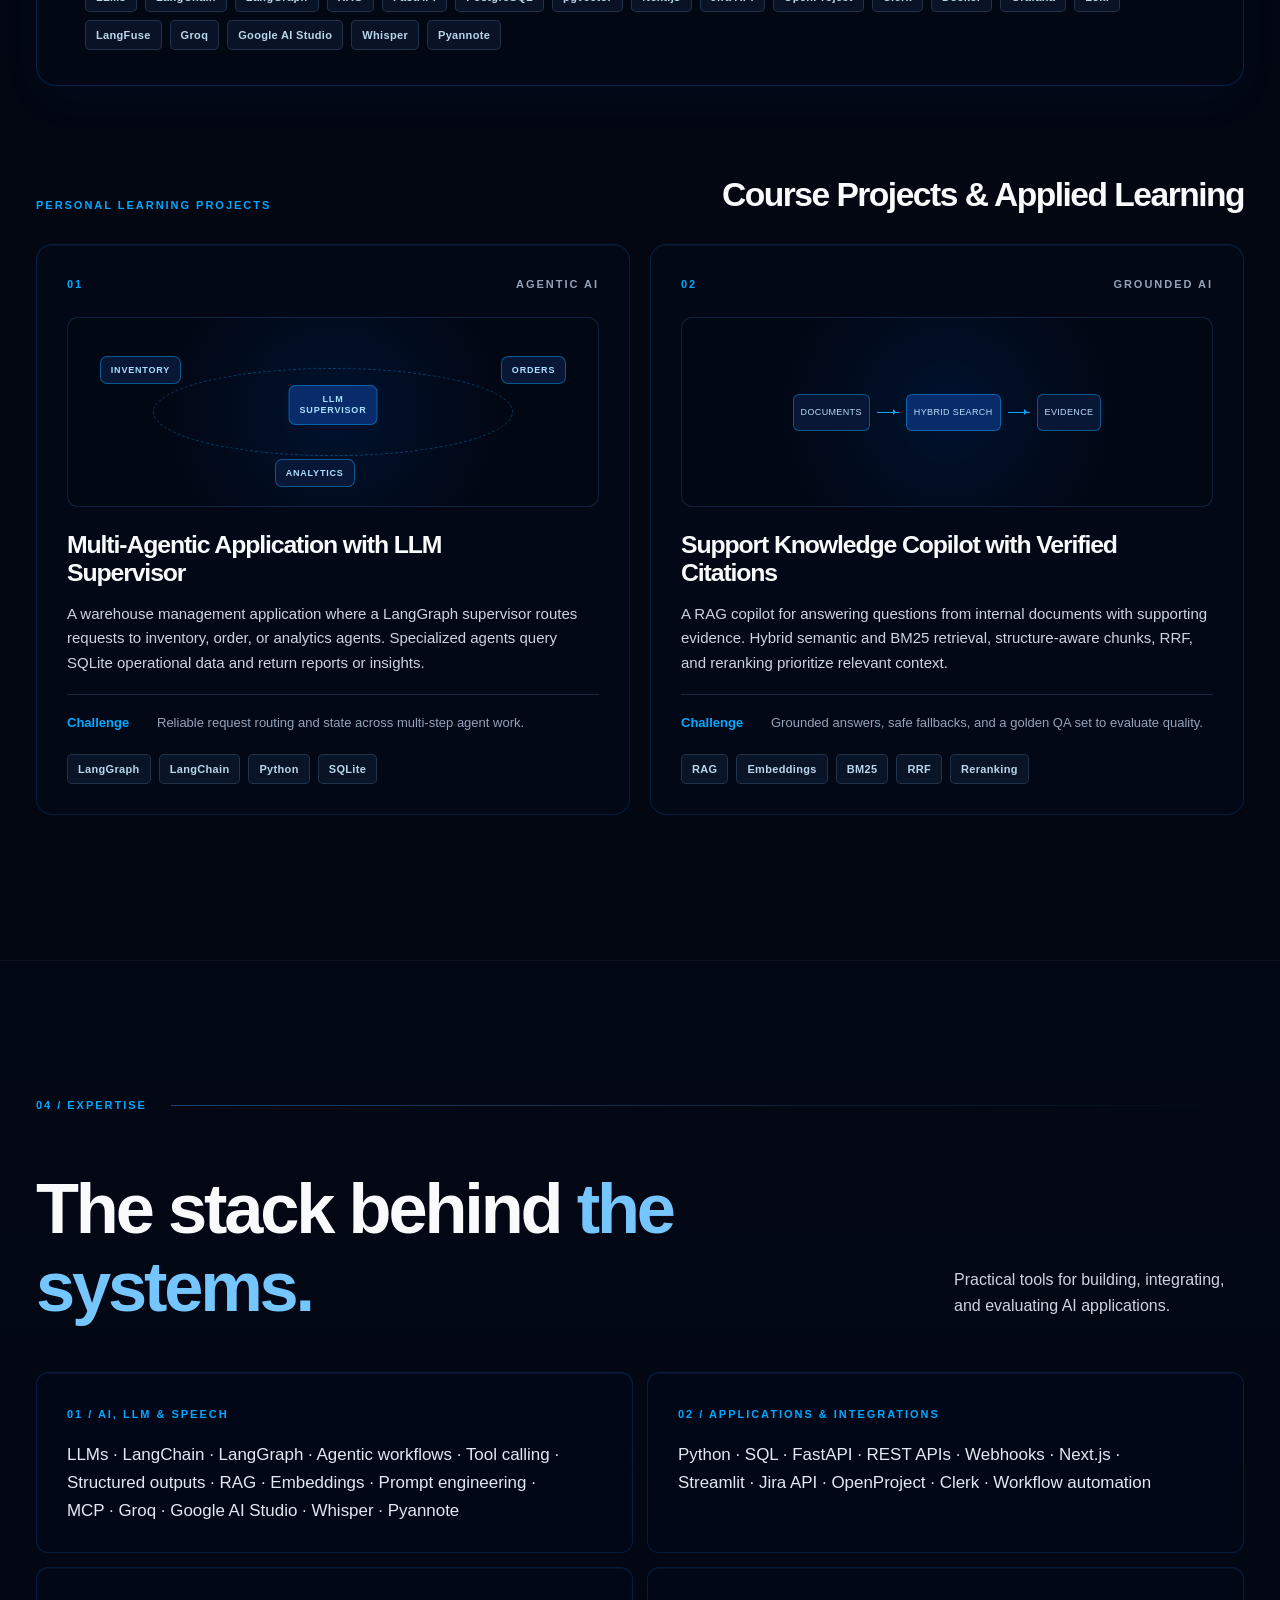
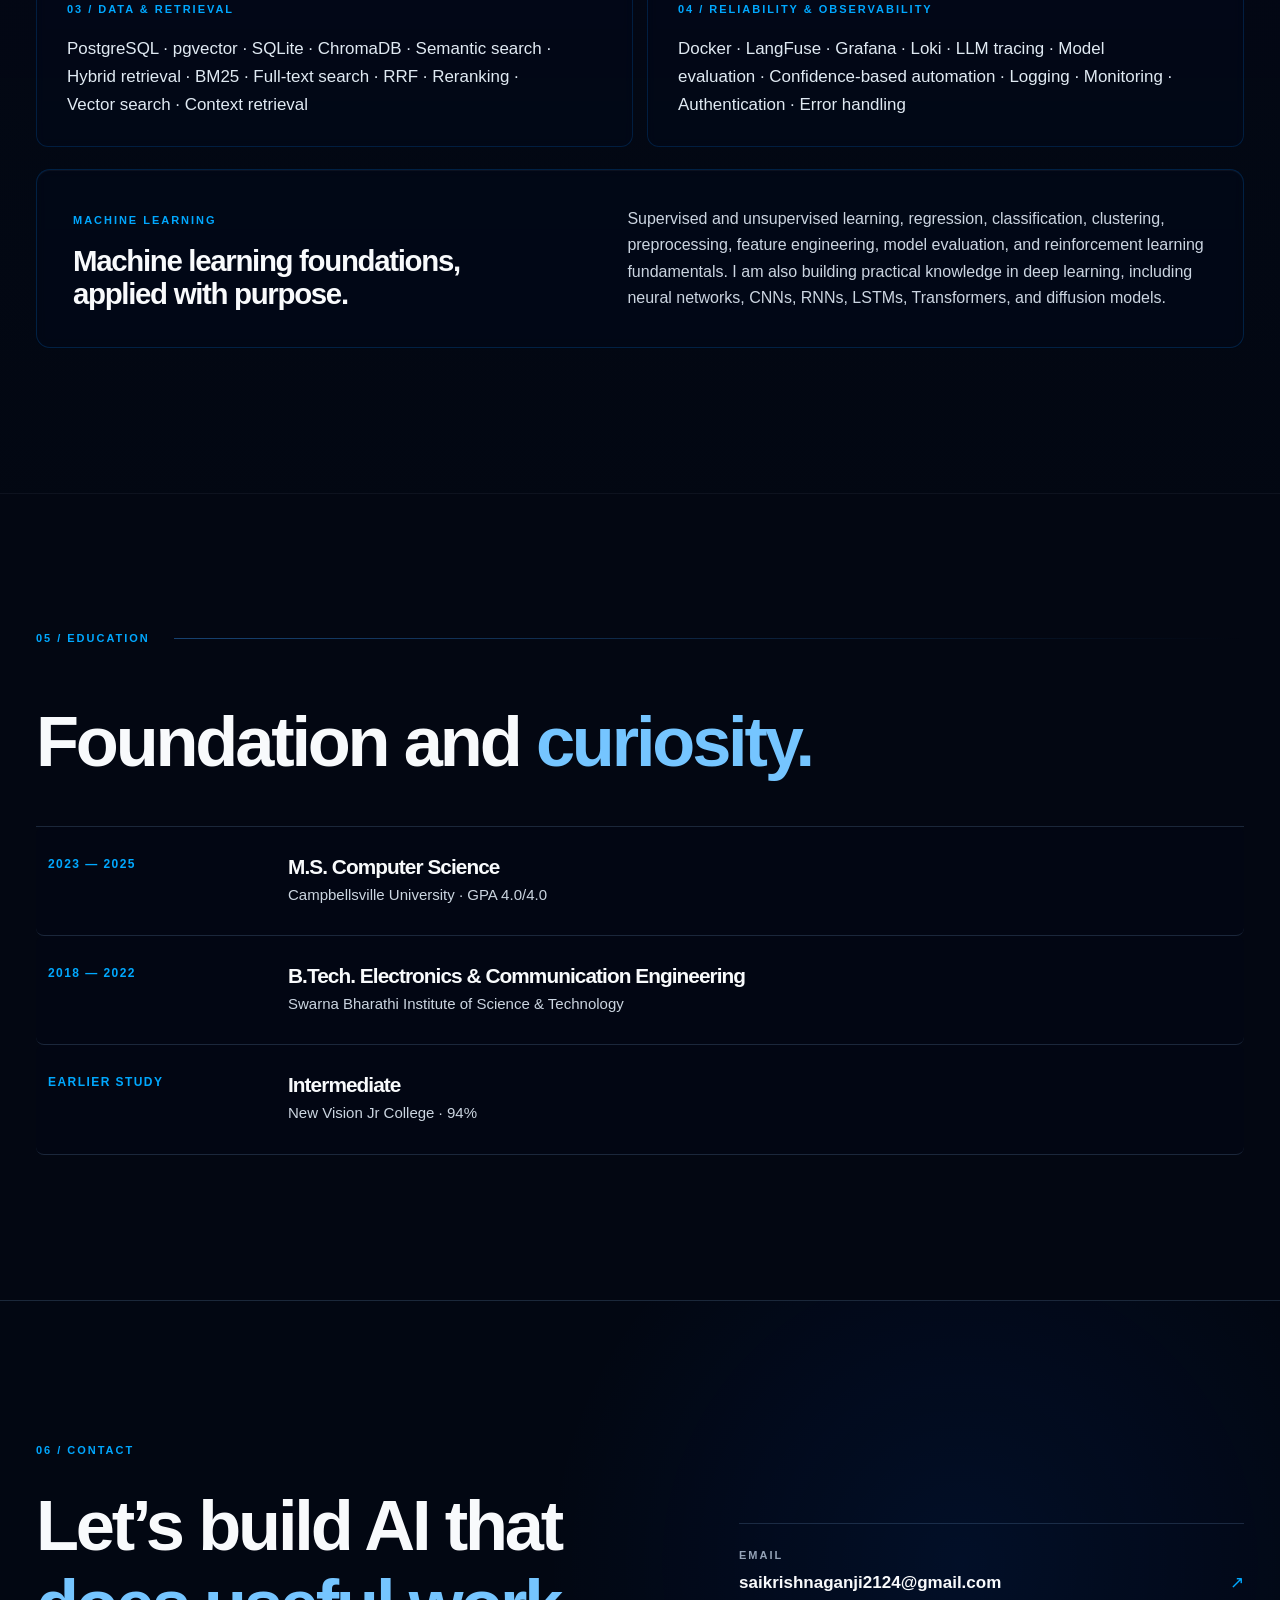
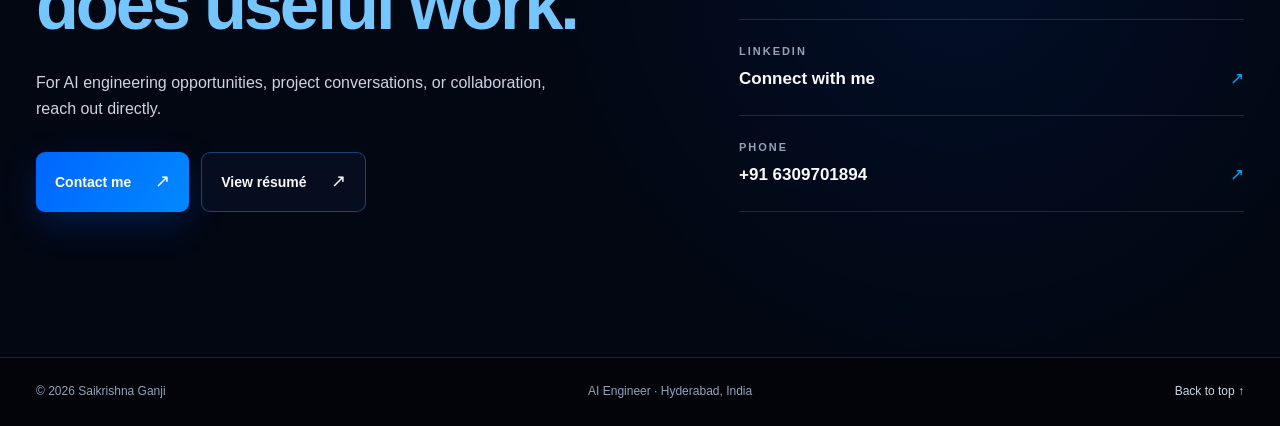
<file: about.html>
<!doctype html>
<html lang="en">
<head>
  <meta charset="utf-8">
  <meta name="viewport" content="width=device-width, initial-scale=1">
  <meta name="robots" content="noindex">
  <meta http-equiv="refresh" content="0; url=index.html#about">
  <title>About | Saikrishna Ganji</title>
  <link rel="icon" type="image/svg+xml" href="favicon.svg">
  <link rel="stylesheet" href="css/portfolio.css">
</head>
<body style="display:grid;place-items:center;min-height:100vh;padding:24px;text-align:center">
  <main><h1>About</h1><p>This section is now part of Saikrishna Ganji's portfolio.</p><a class="button button-primary" href="index.html#about">Open About</a></main>
</body>
</html>
</file>
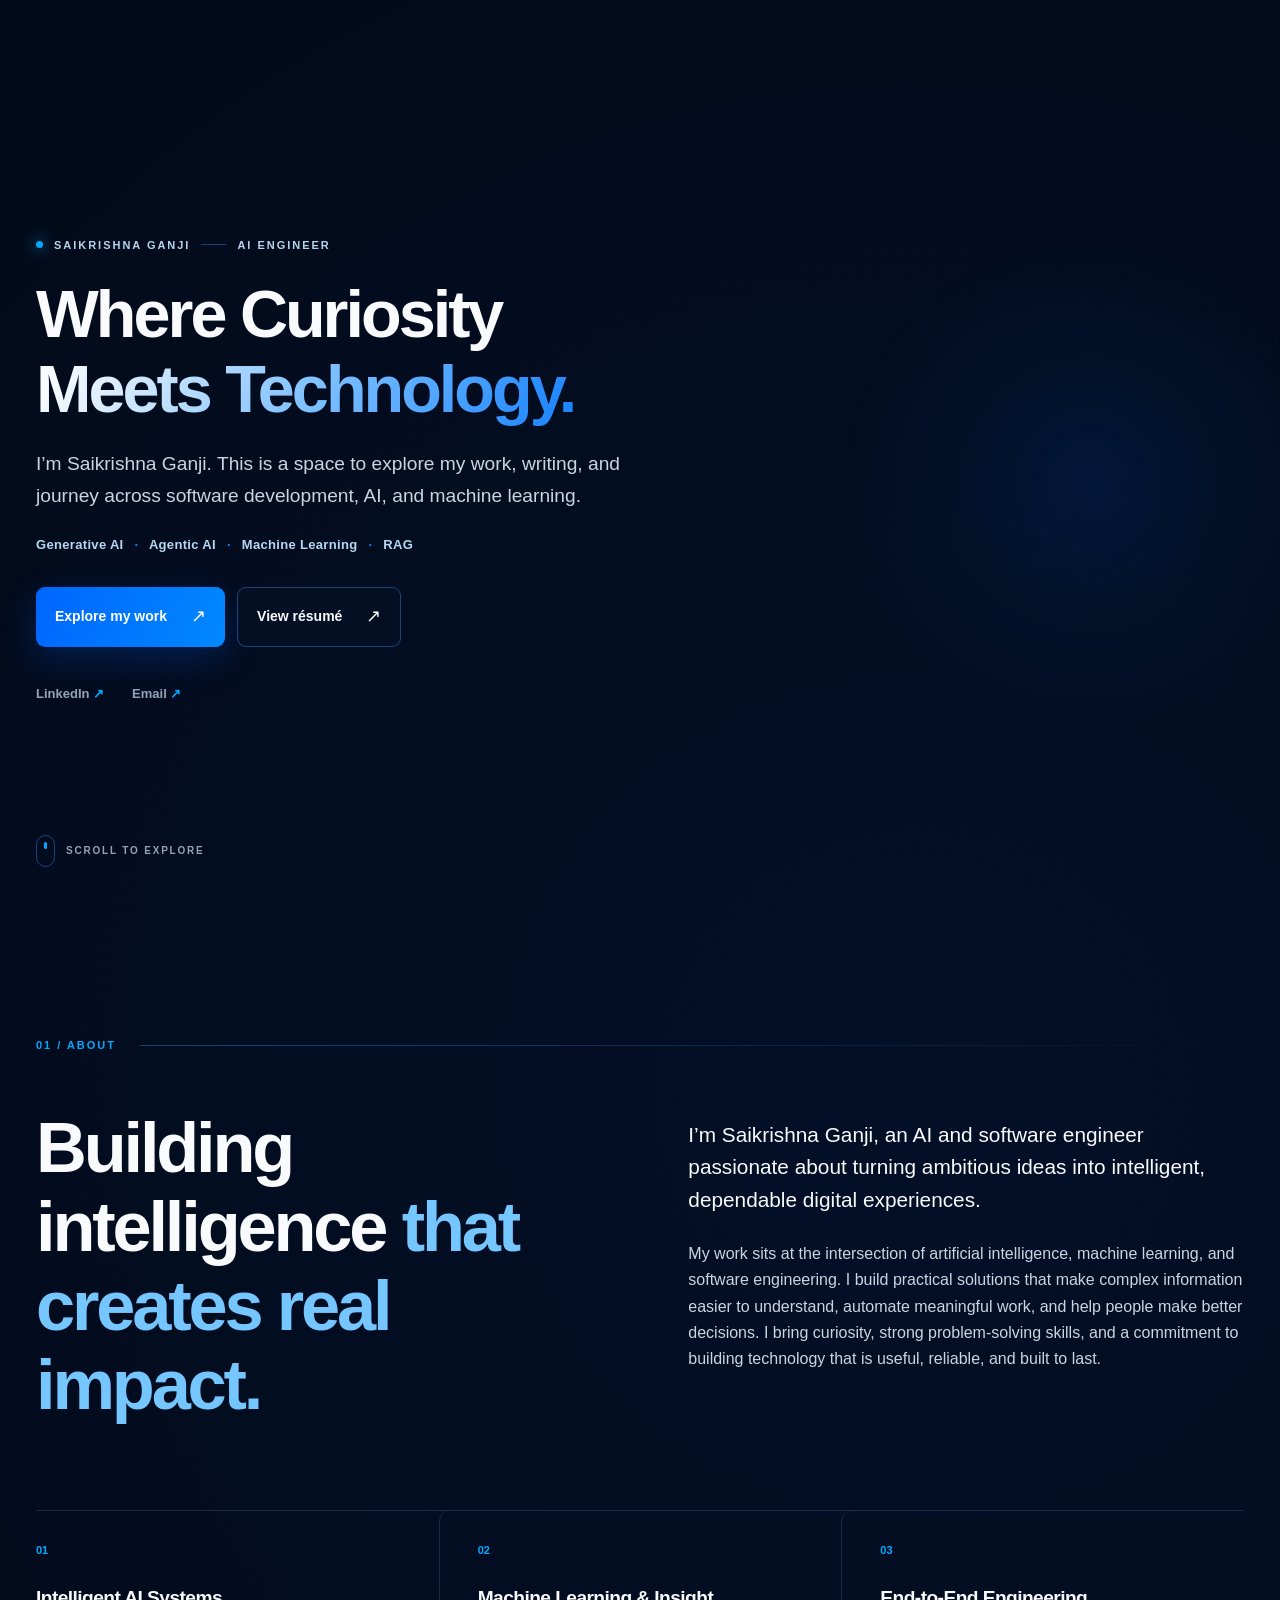
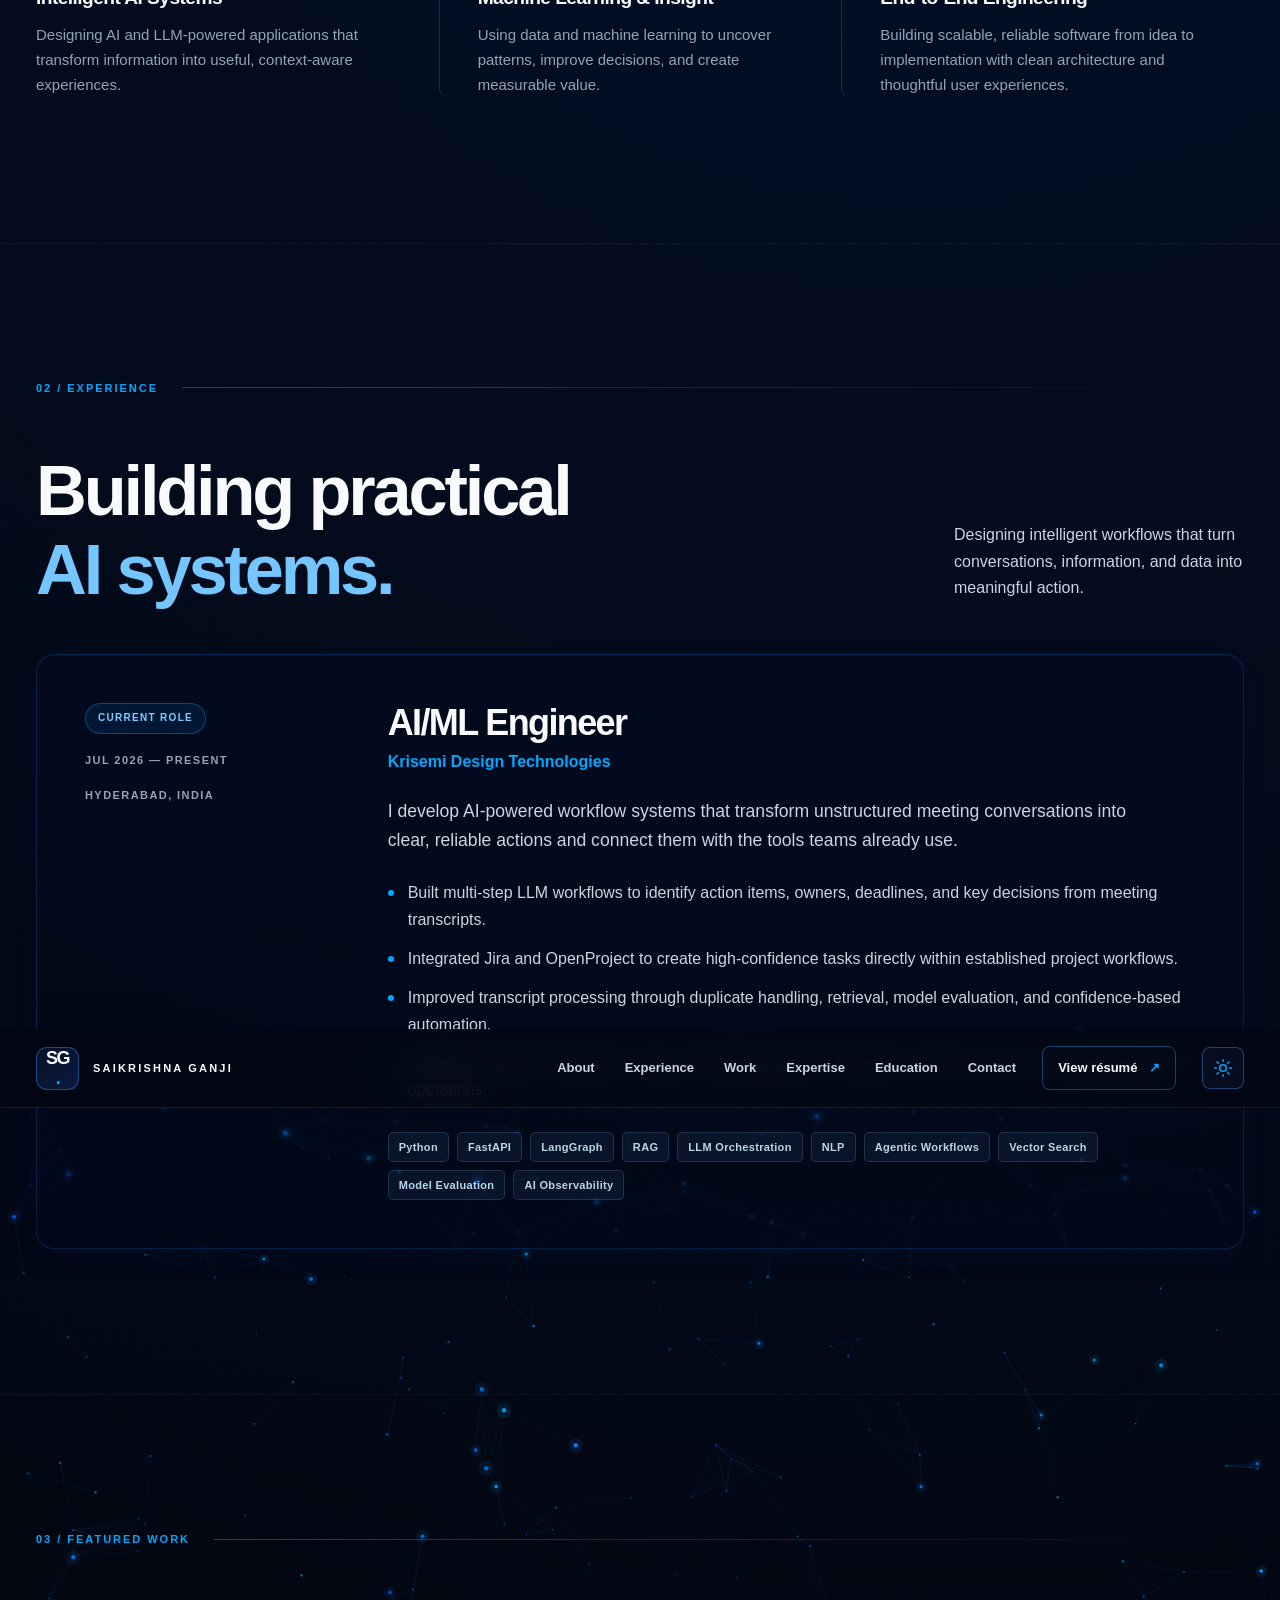
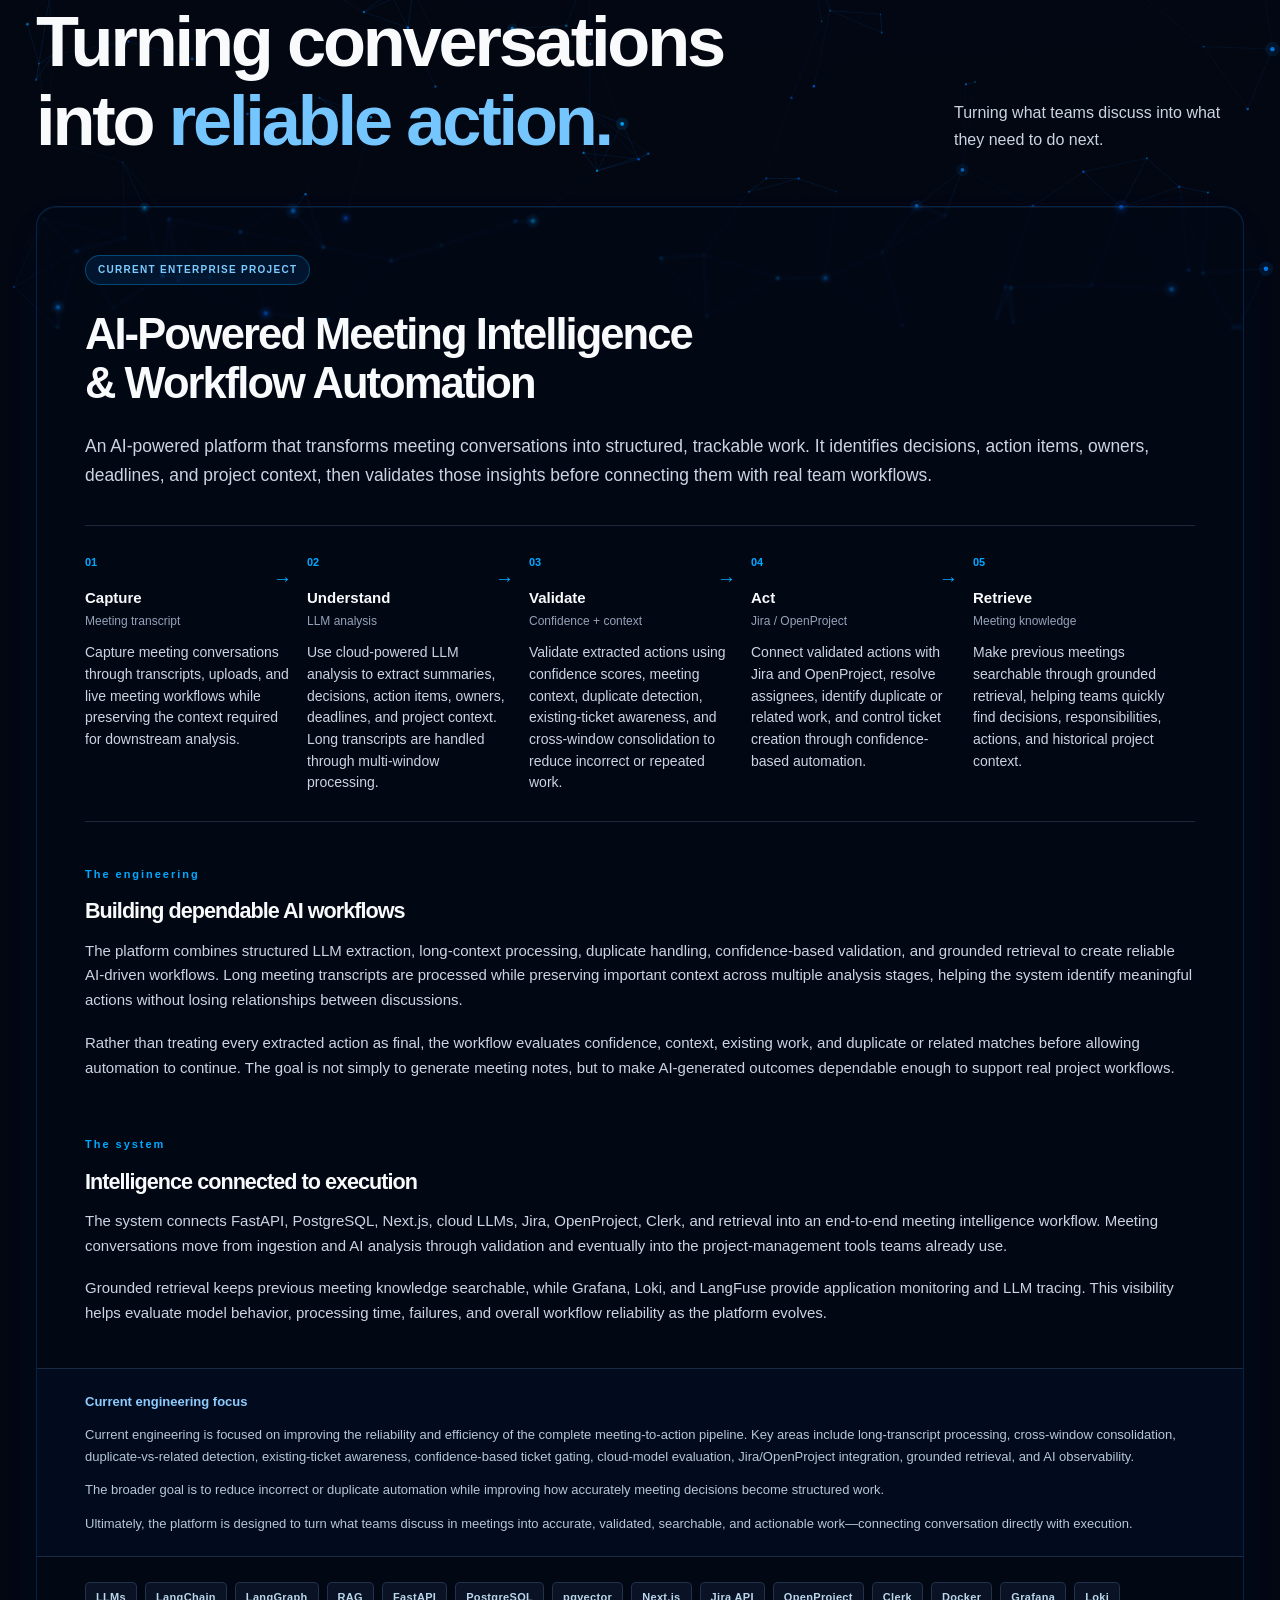
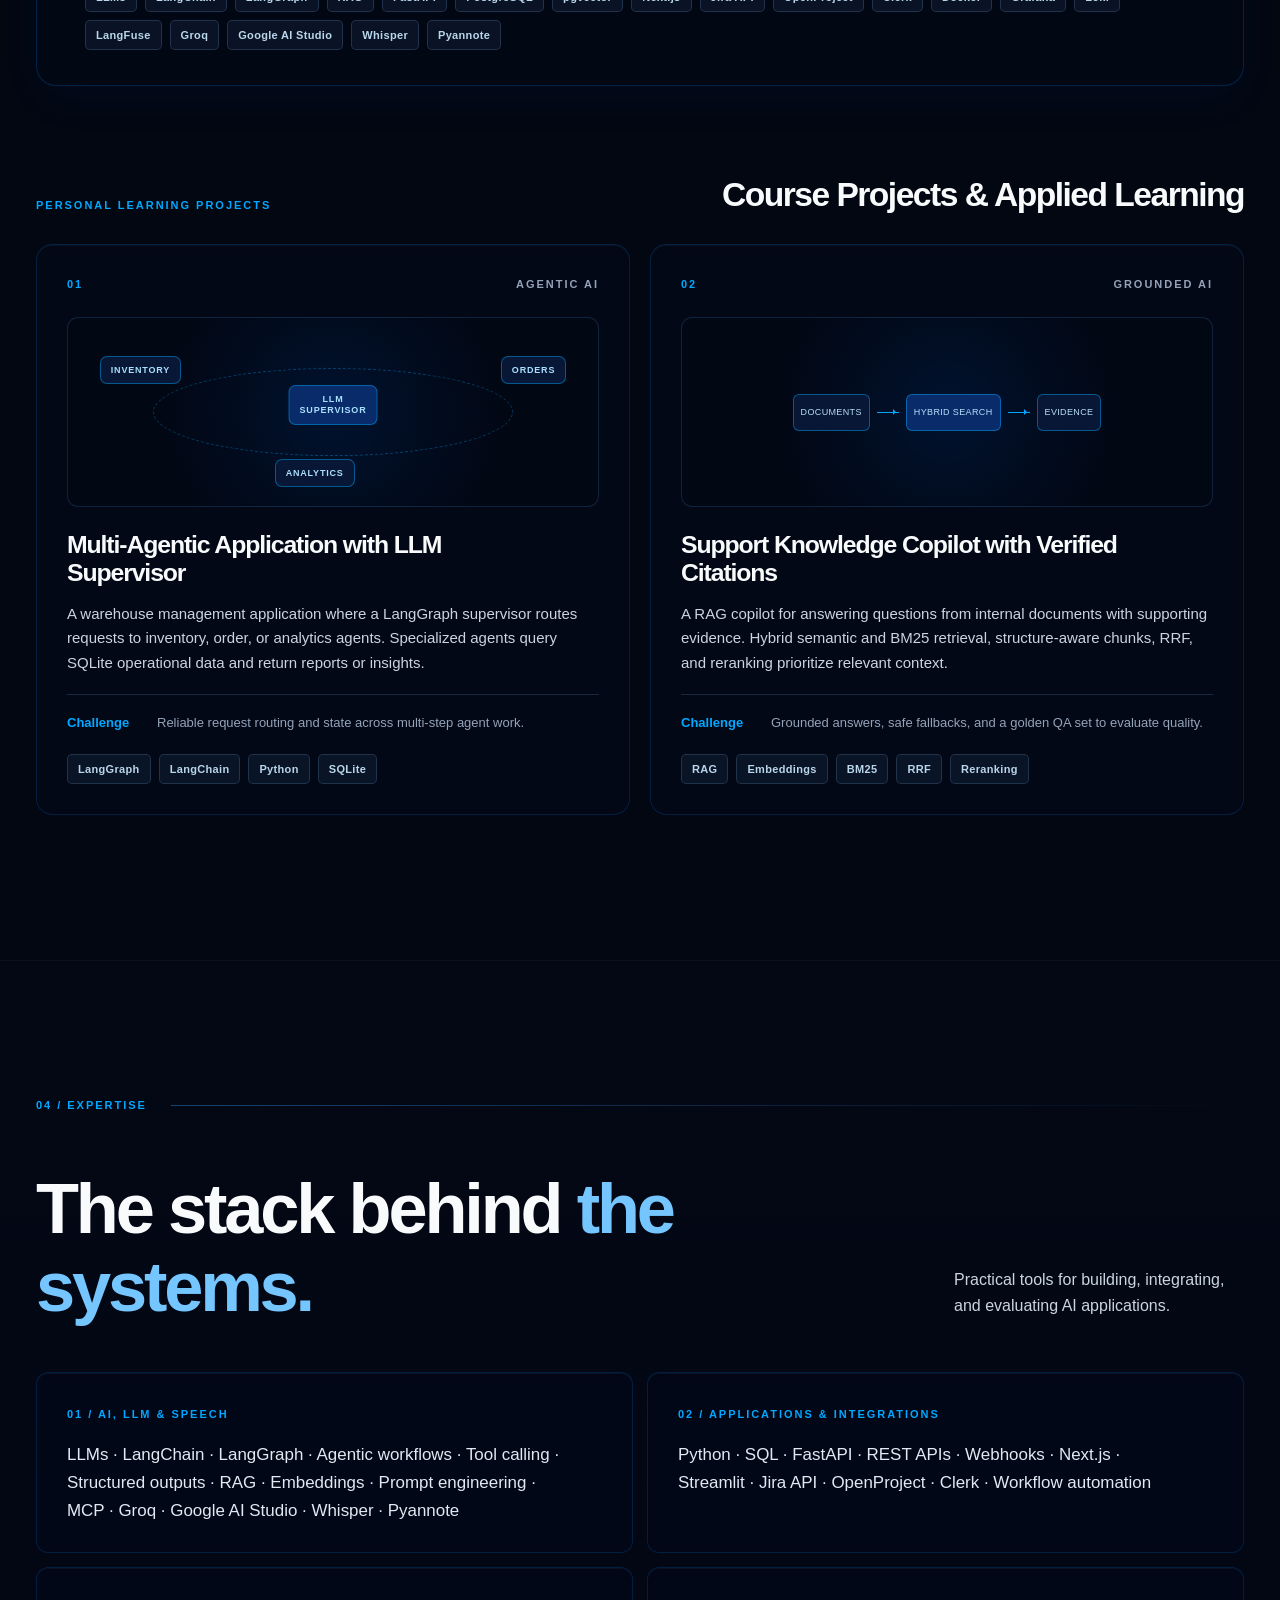
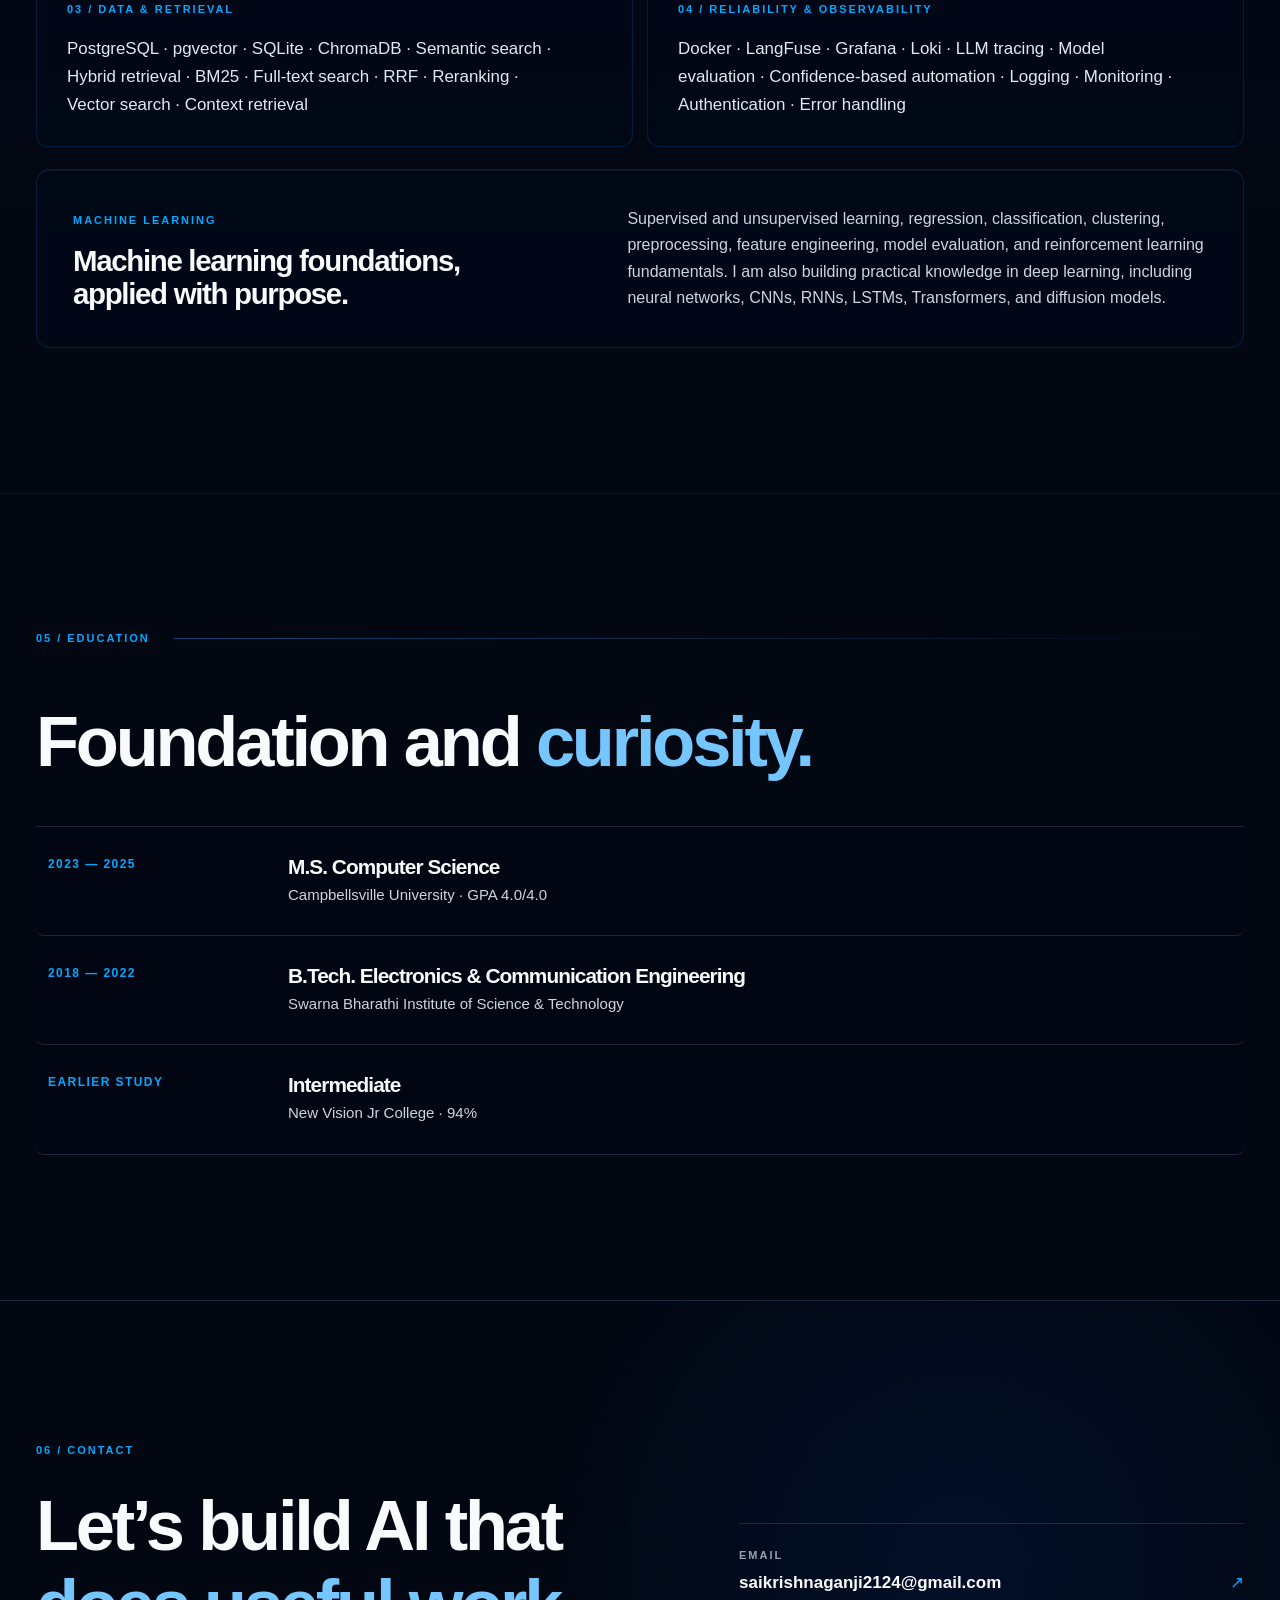
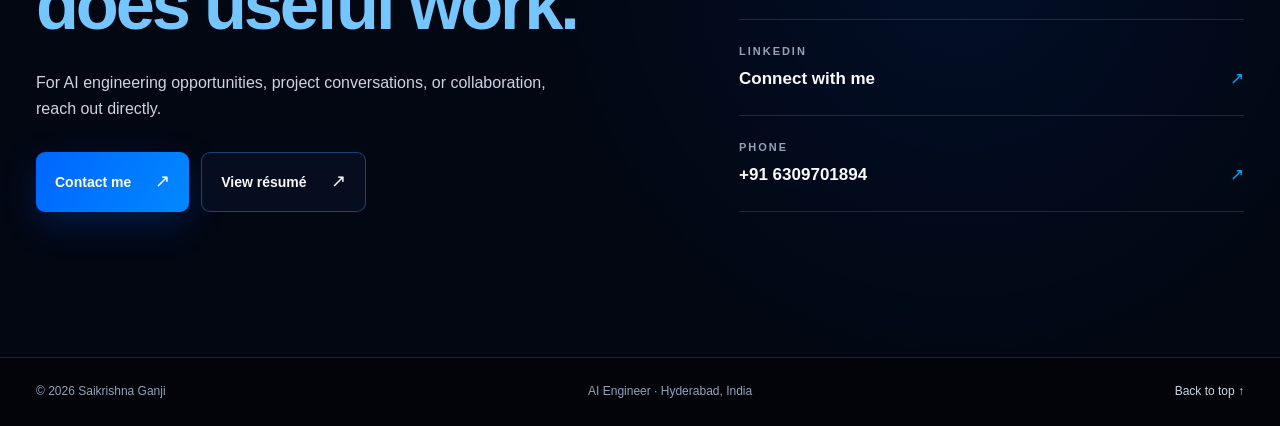
<file: blog.html>
<!doctype html>
<html lang="en">
<head>
  <meta charset="utf-8">
  <meta name="viewport" content="width=device-width, initial-scale=1">
  <meta name="robots" content="noindex">
  <meta http-equiv="refresh" content="0; url=index.html#work">
  <title>Work | Saikrishna Ganji</title>
  <link rel="icon" type="image/svg+xml" href="favicon.svg">
  <link rel="stylesheet" href="css/portfolio.css">
</head>
<body style="display:grid;place-items:center;min-height:100vh;padding:24px;text-align:center">
  <main><h1>Work</h1><p>This section is now part of Saikrishna Ganji's portfolio.</p><a class="button button-primary" href="index.html#work">Open Work</a></main>
</body>
</html>
</file>
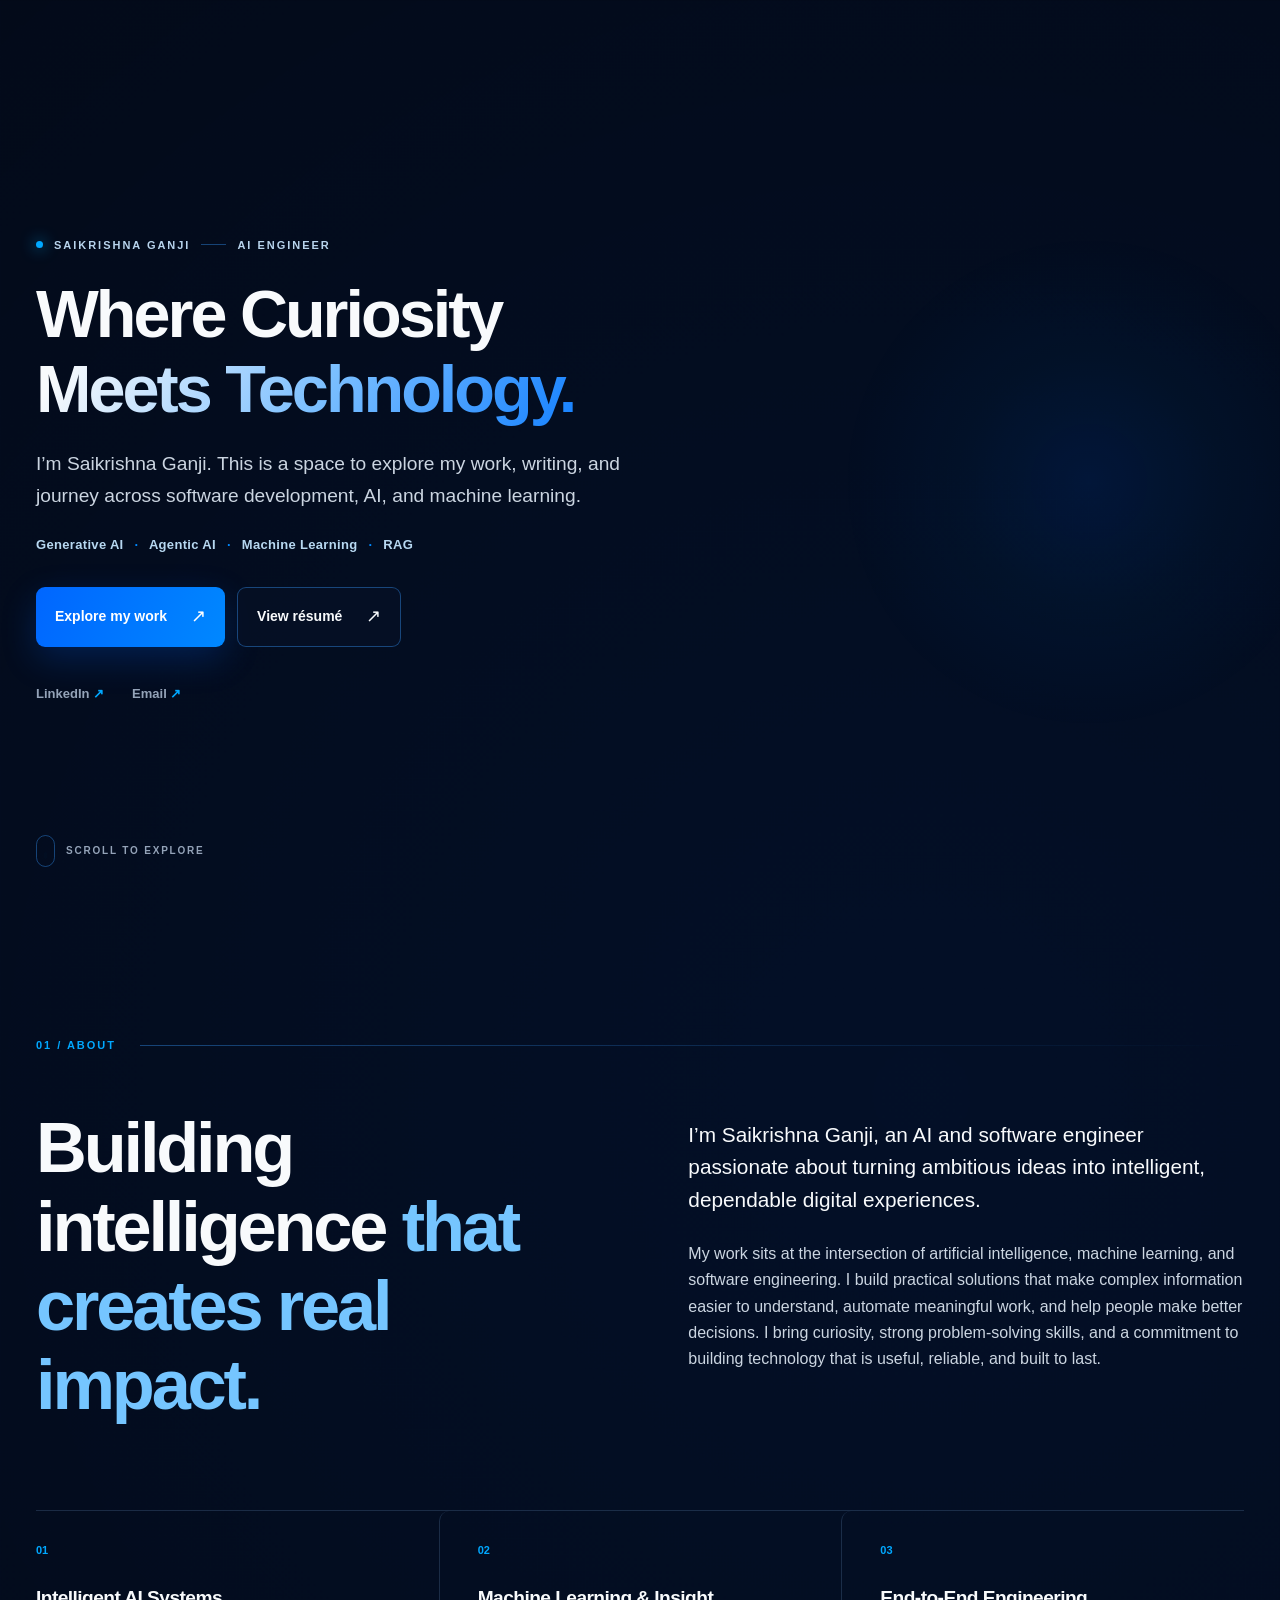
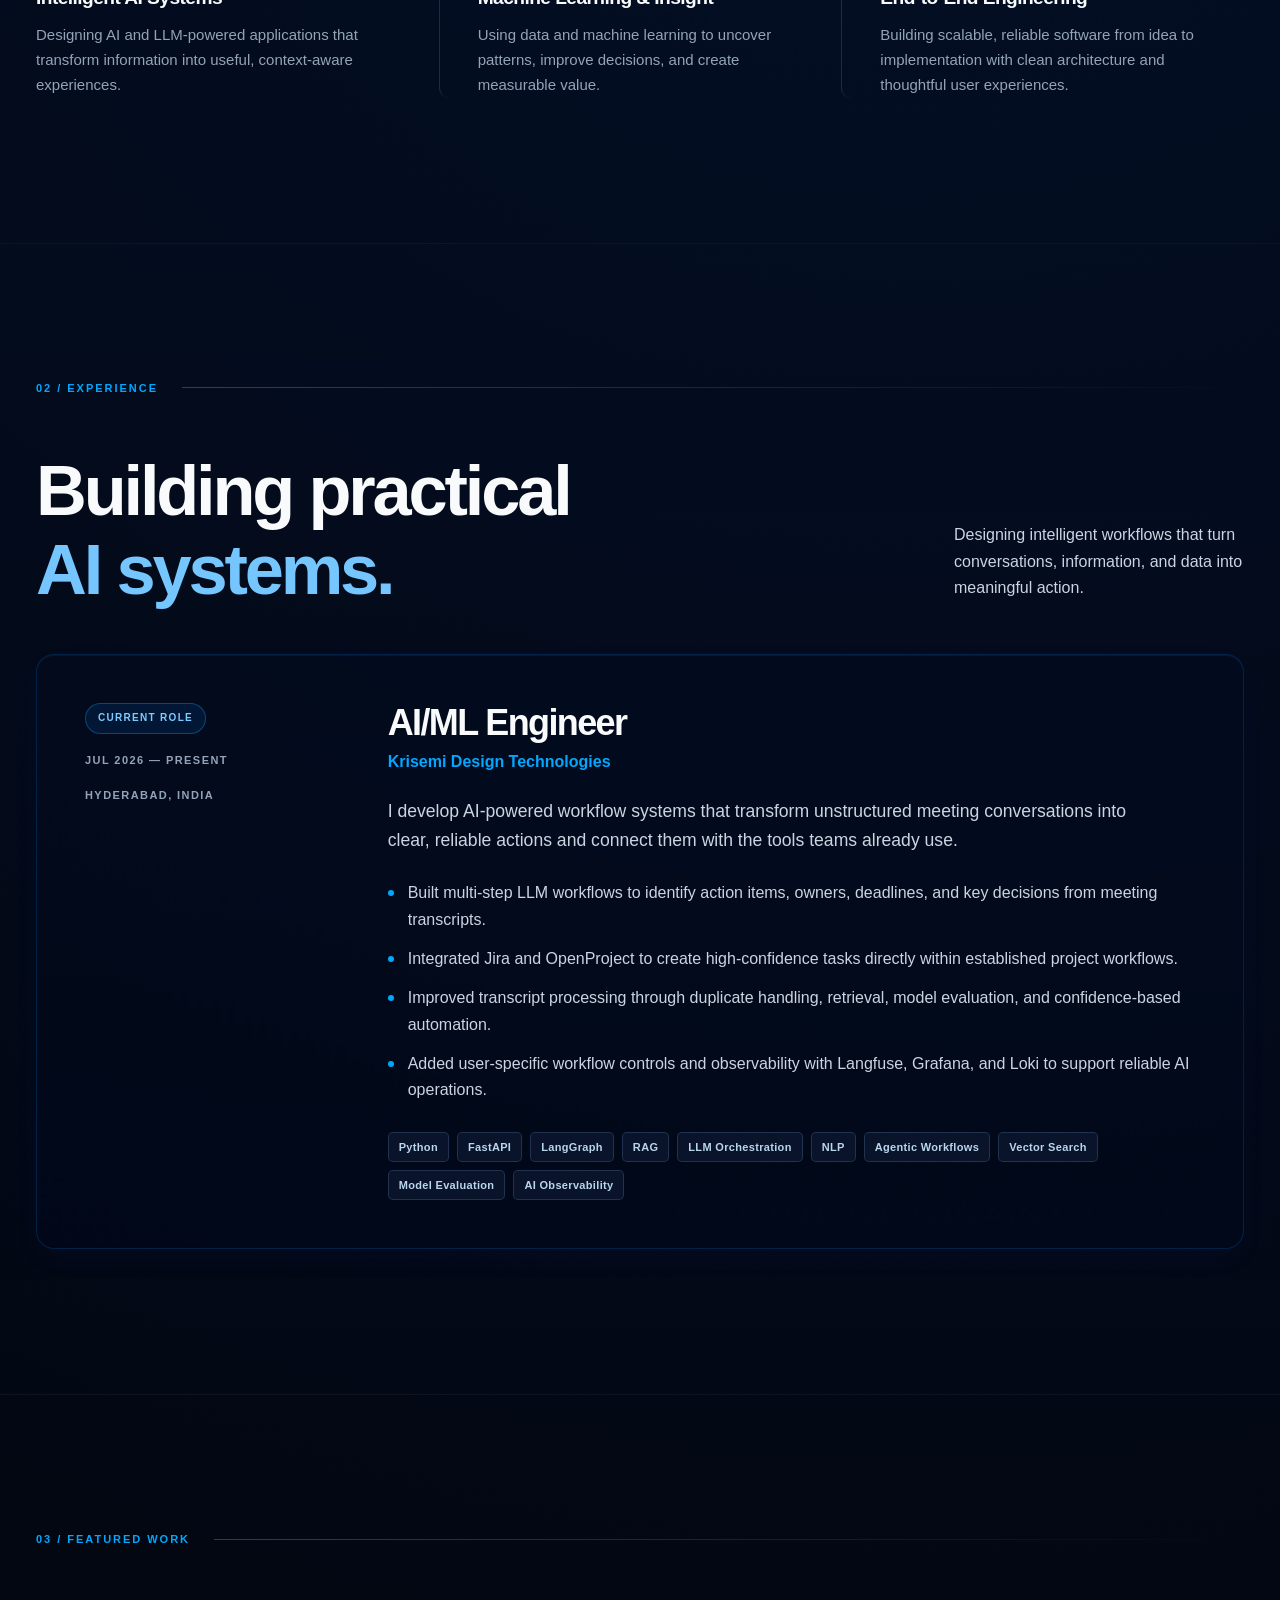
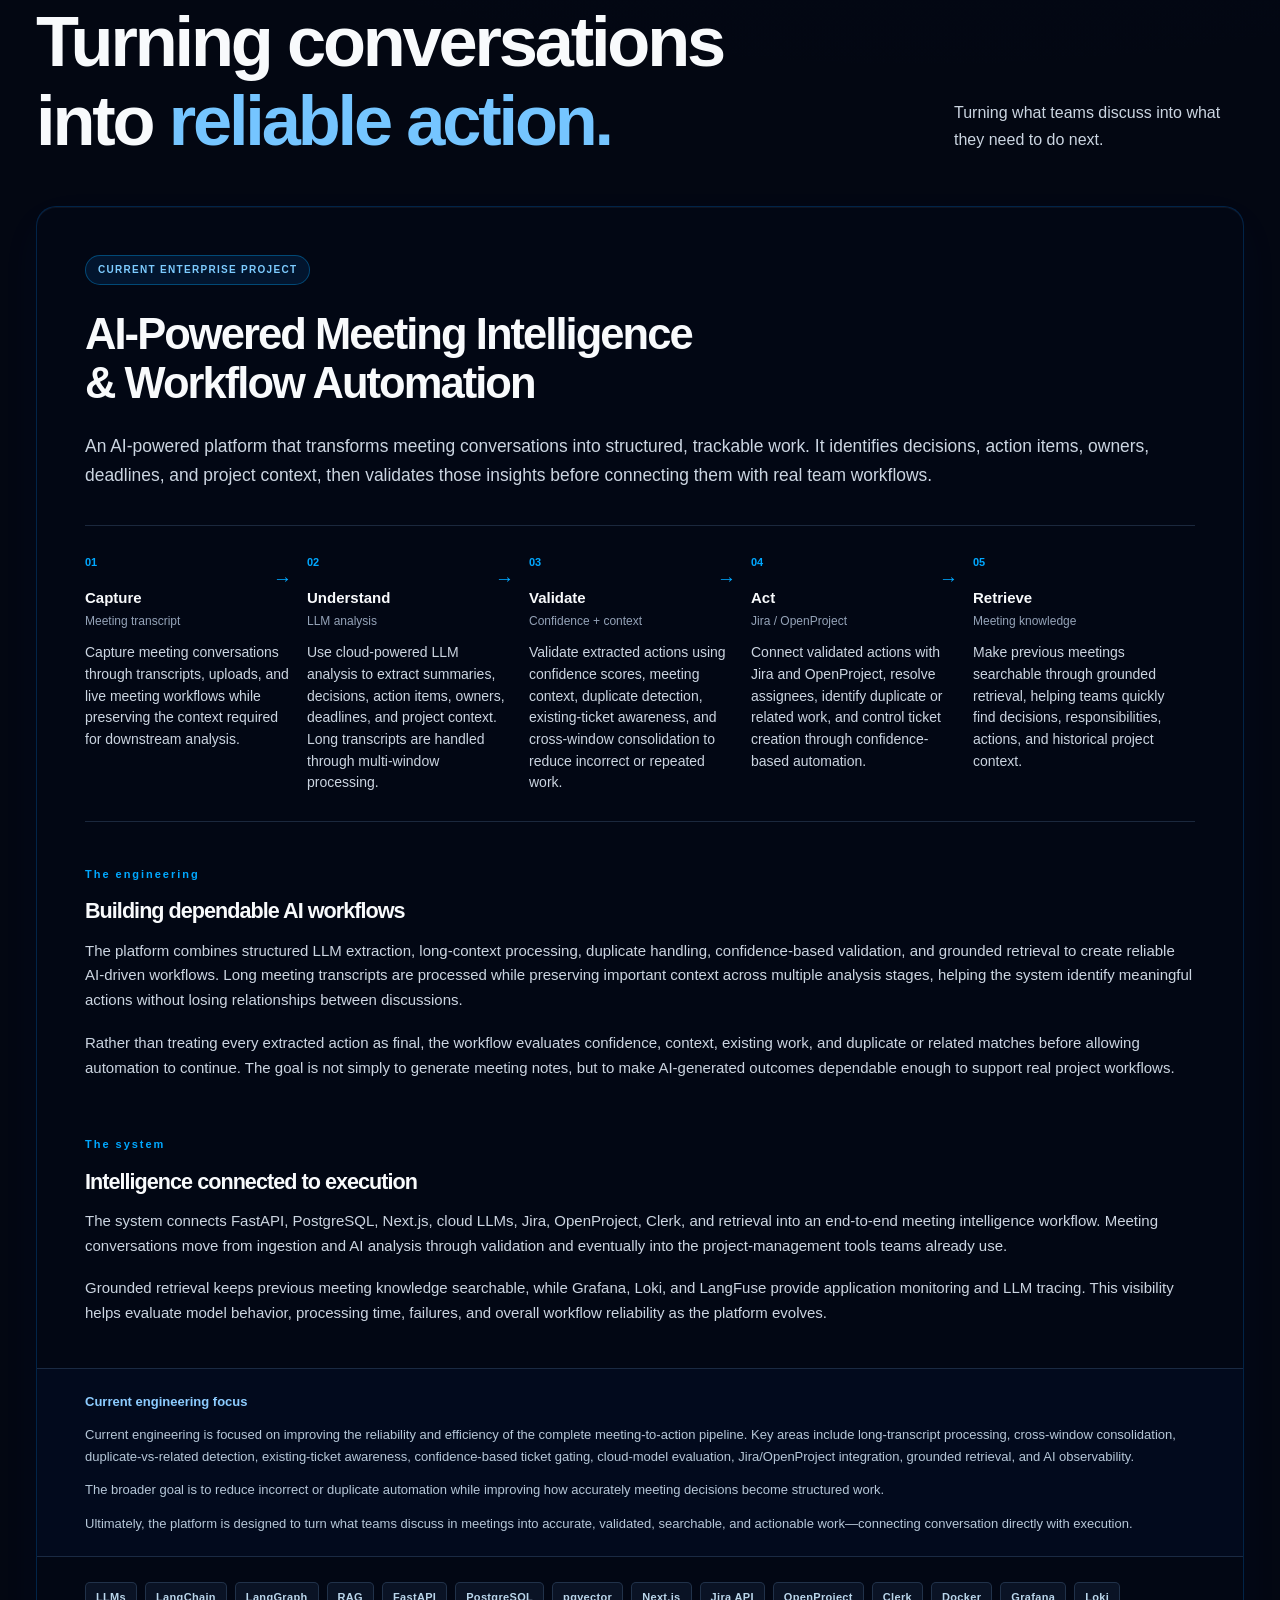
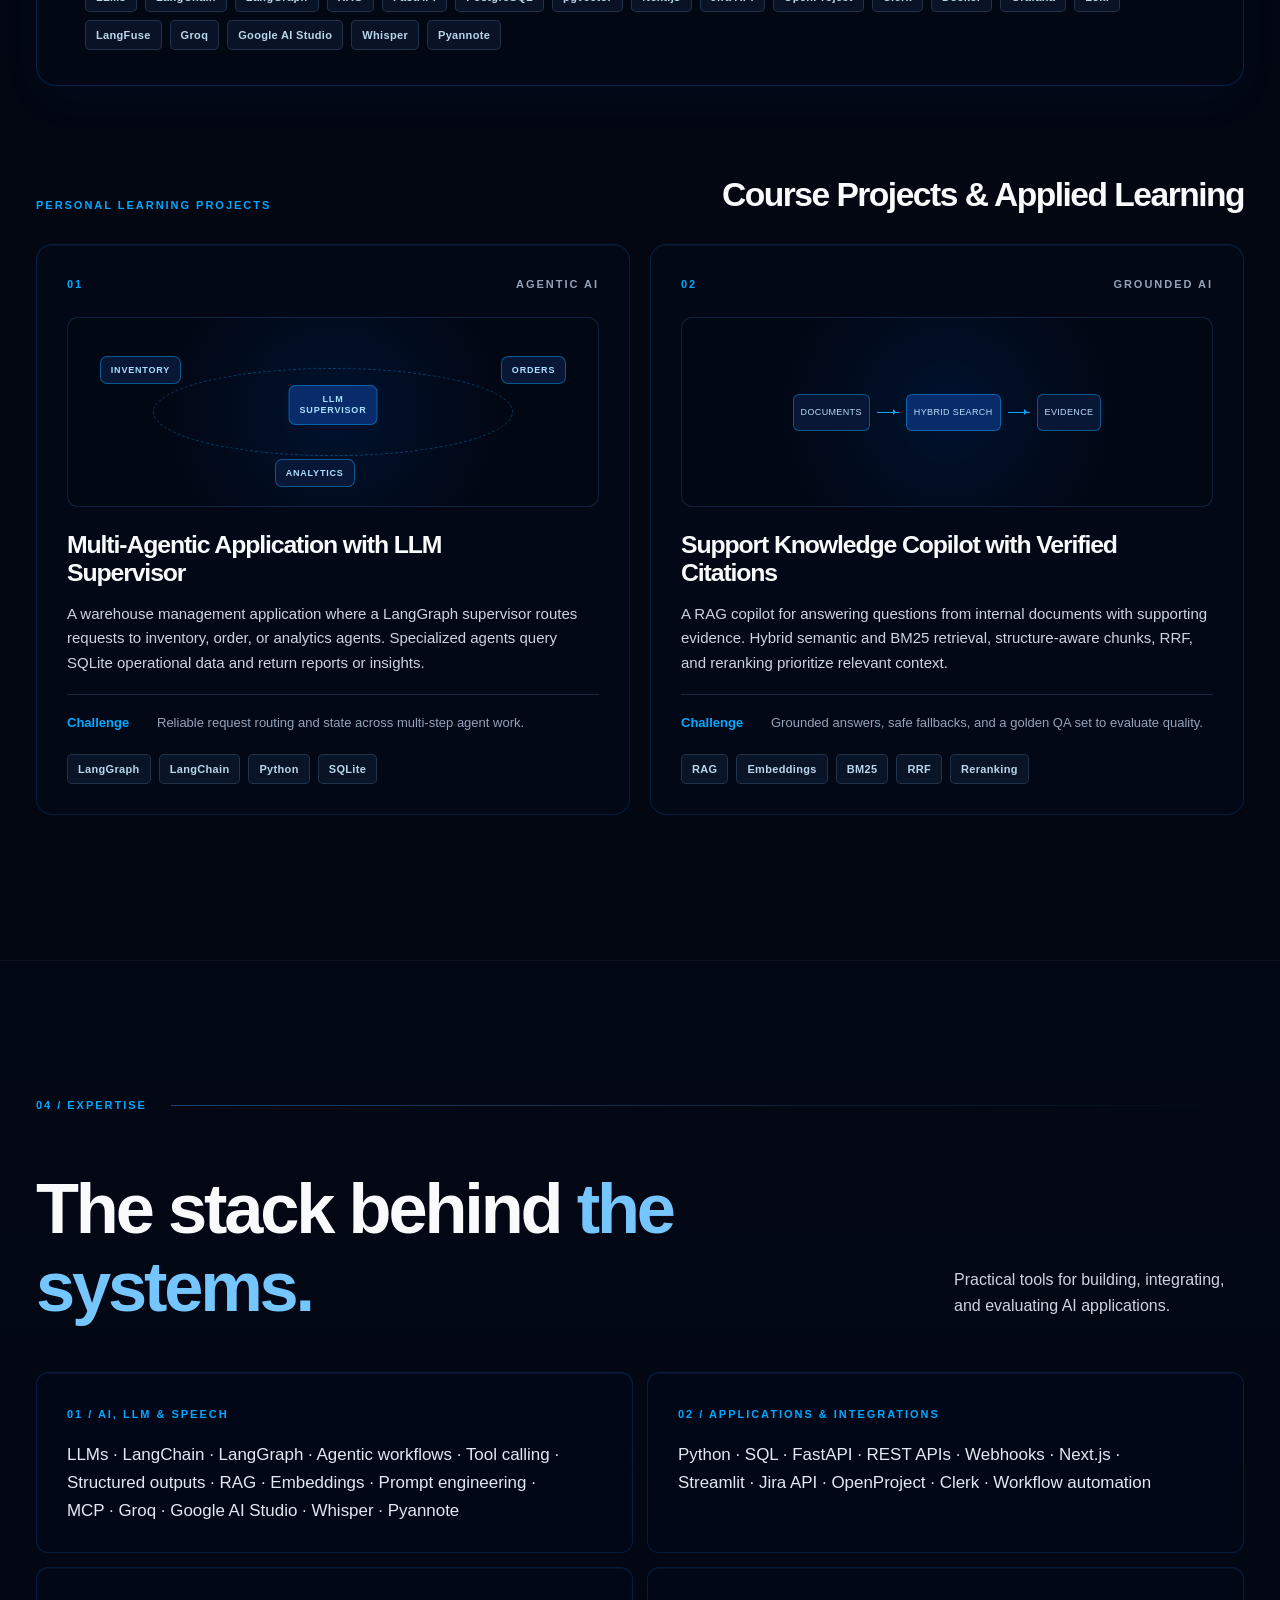
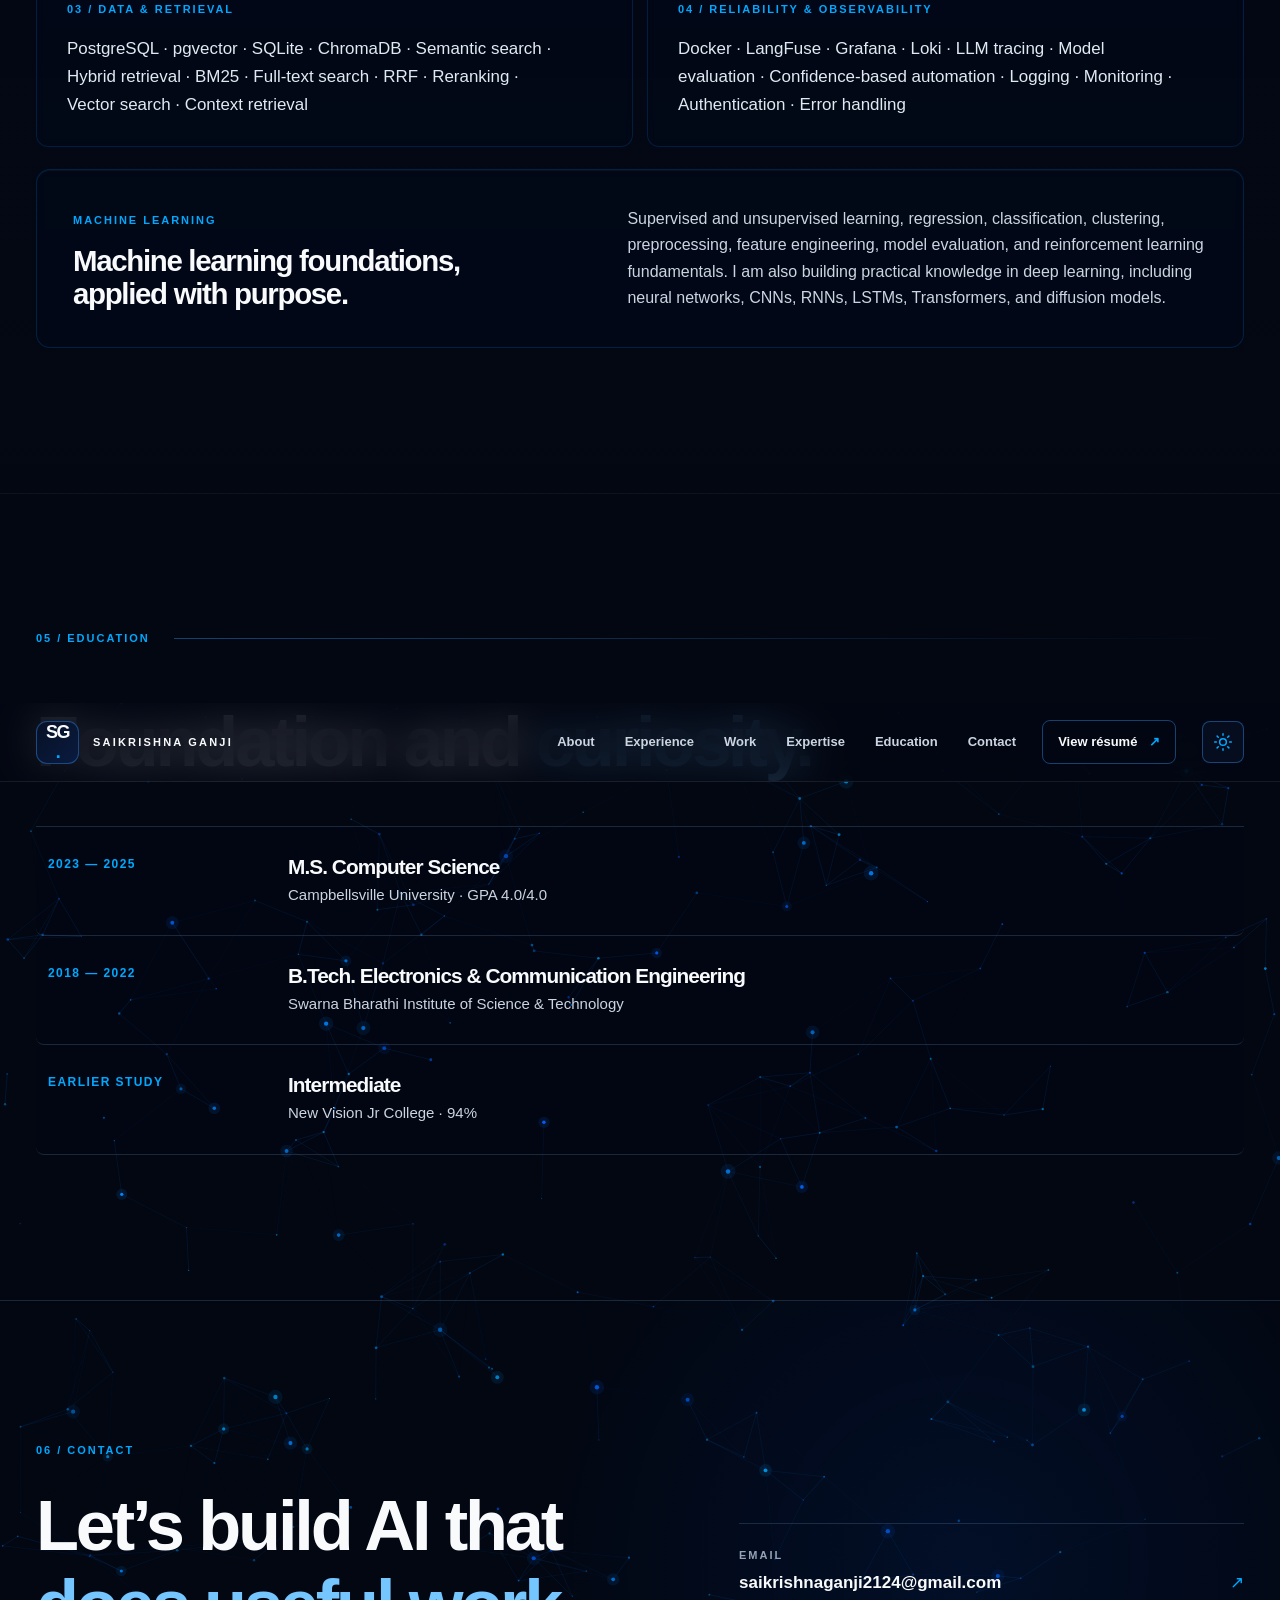
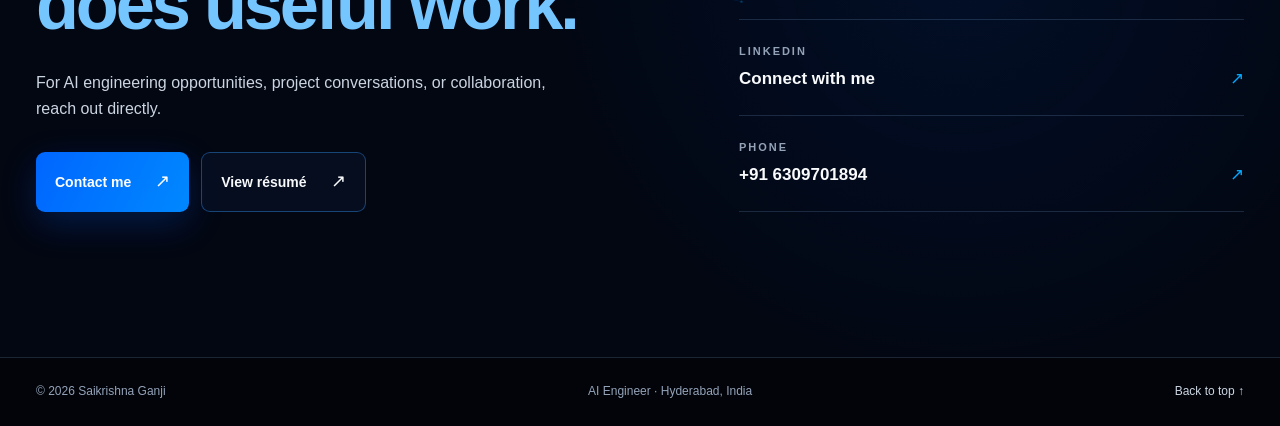
<file: contact.html>
<!doctype html>
<html lang="en">
<head>
  <meta charset="utf-8">
  <meta name="viewport" content="width=device-width, initial-scale=1">
  <meta name="robots" content="noindex">
  <meta http-equiv="refresh" content="0; url=index.html#contact">
  <title>Contact | Saikrishna Ganji</title>
  <link rel="icon" type="image/svg+xml" href="favicon.svg">
  <link rel="stylesheet" href="css/portfolio.css">
</head>
<body style="display:grid;place-items:center;min-height:100vh;padding:24px;text-align:center">
  <main><h1>Contact</h1><p>This section is now part of Saikrishna Ganji's portfolio.</p><a class="button button-primary" href="index.html#contact">Open Contact</a></main>
</body>
</html>
</file>
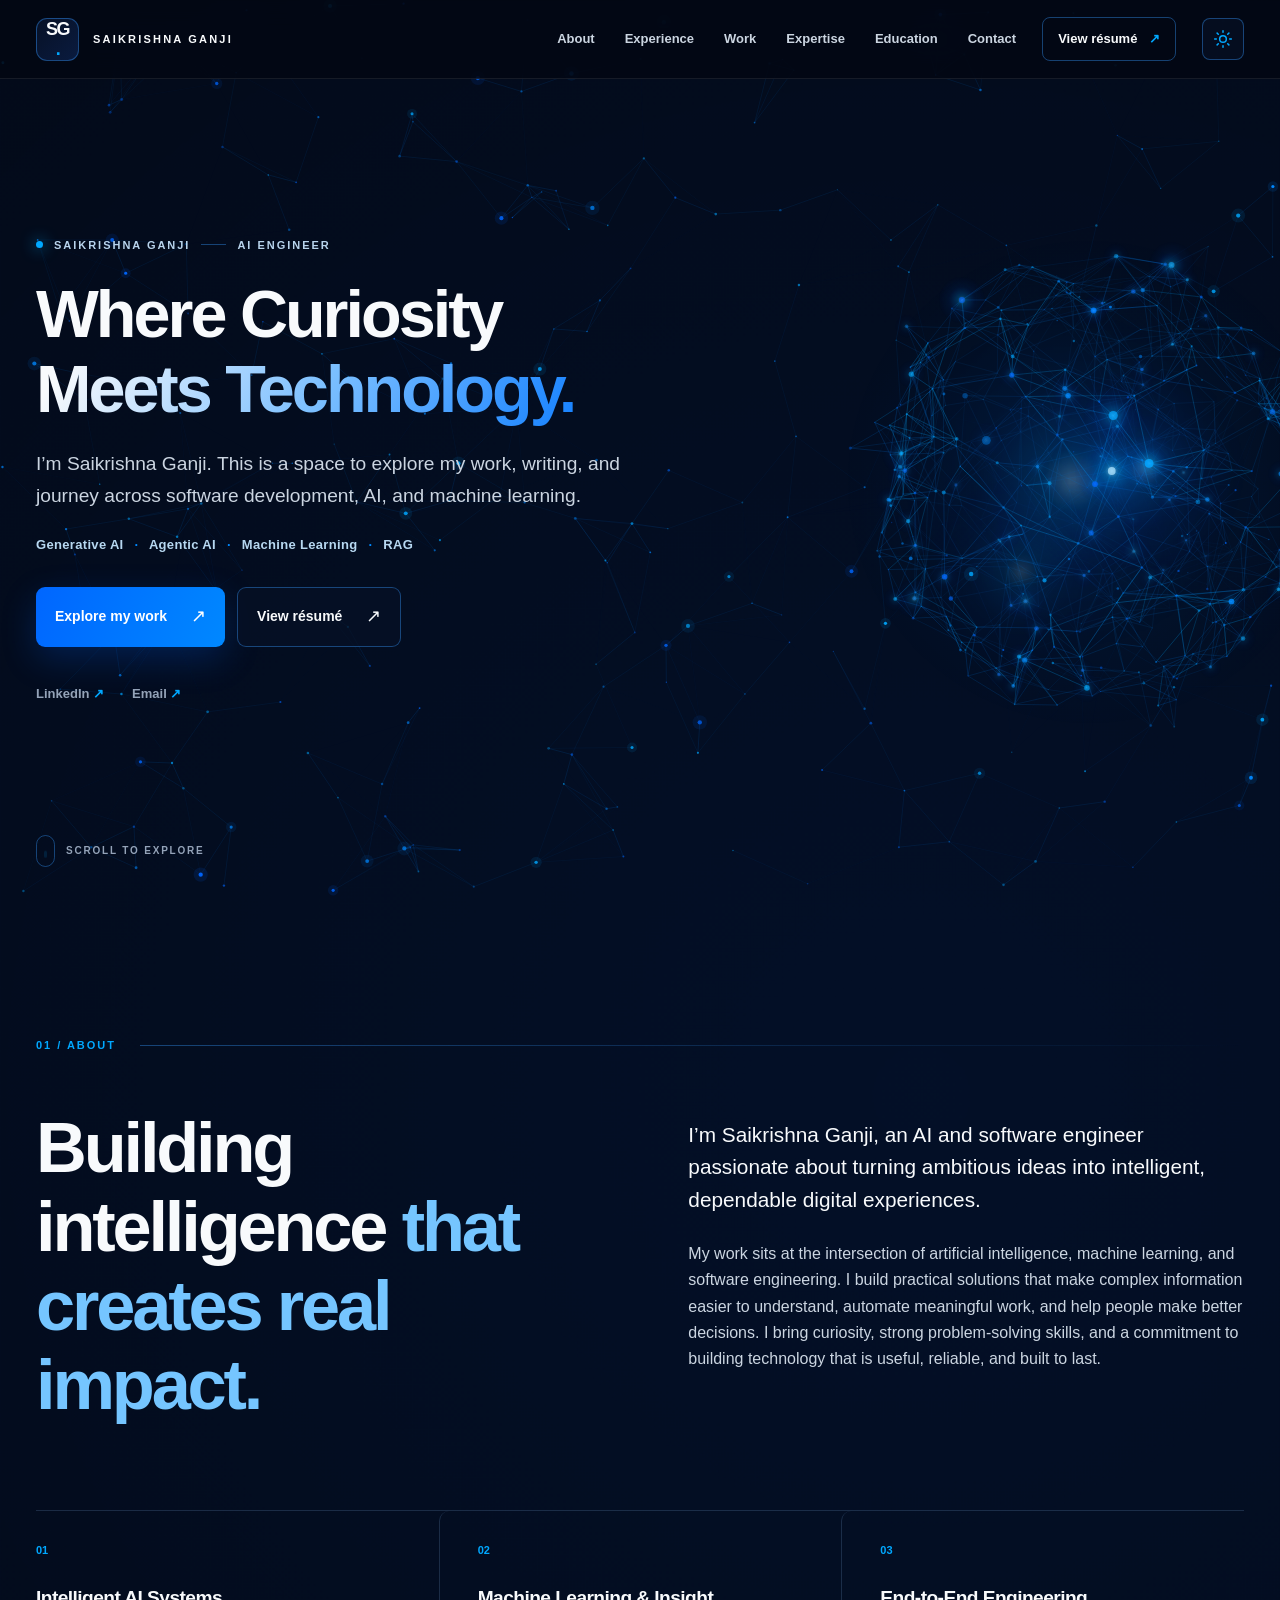
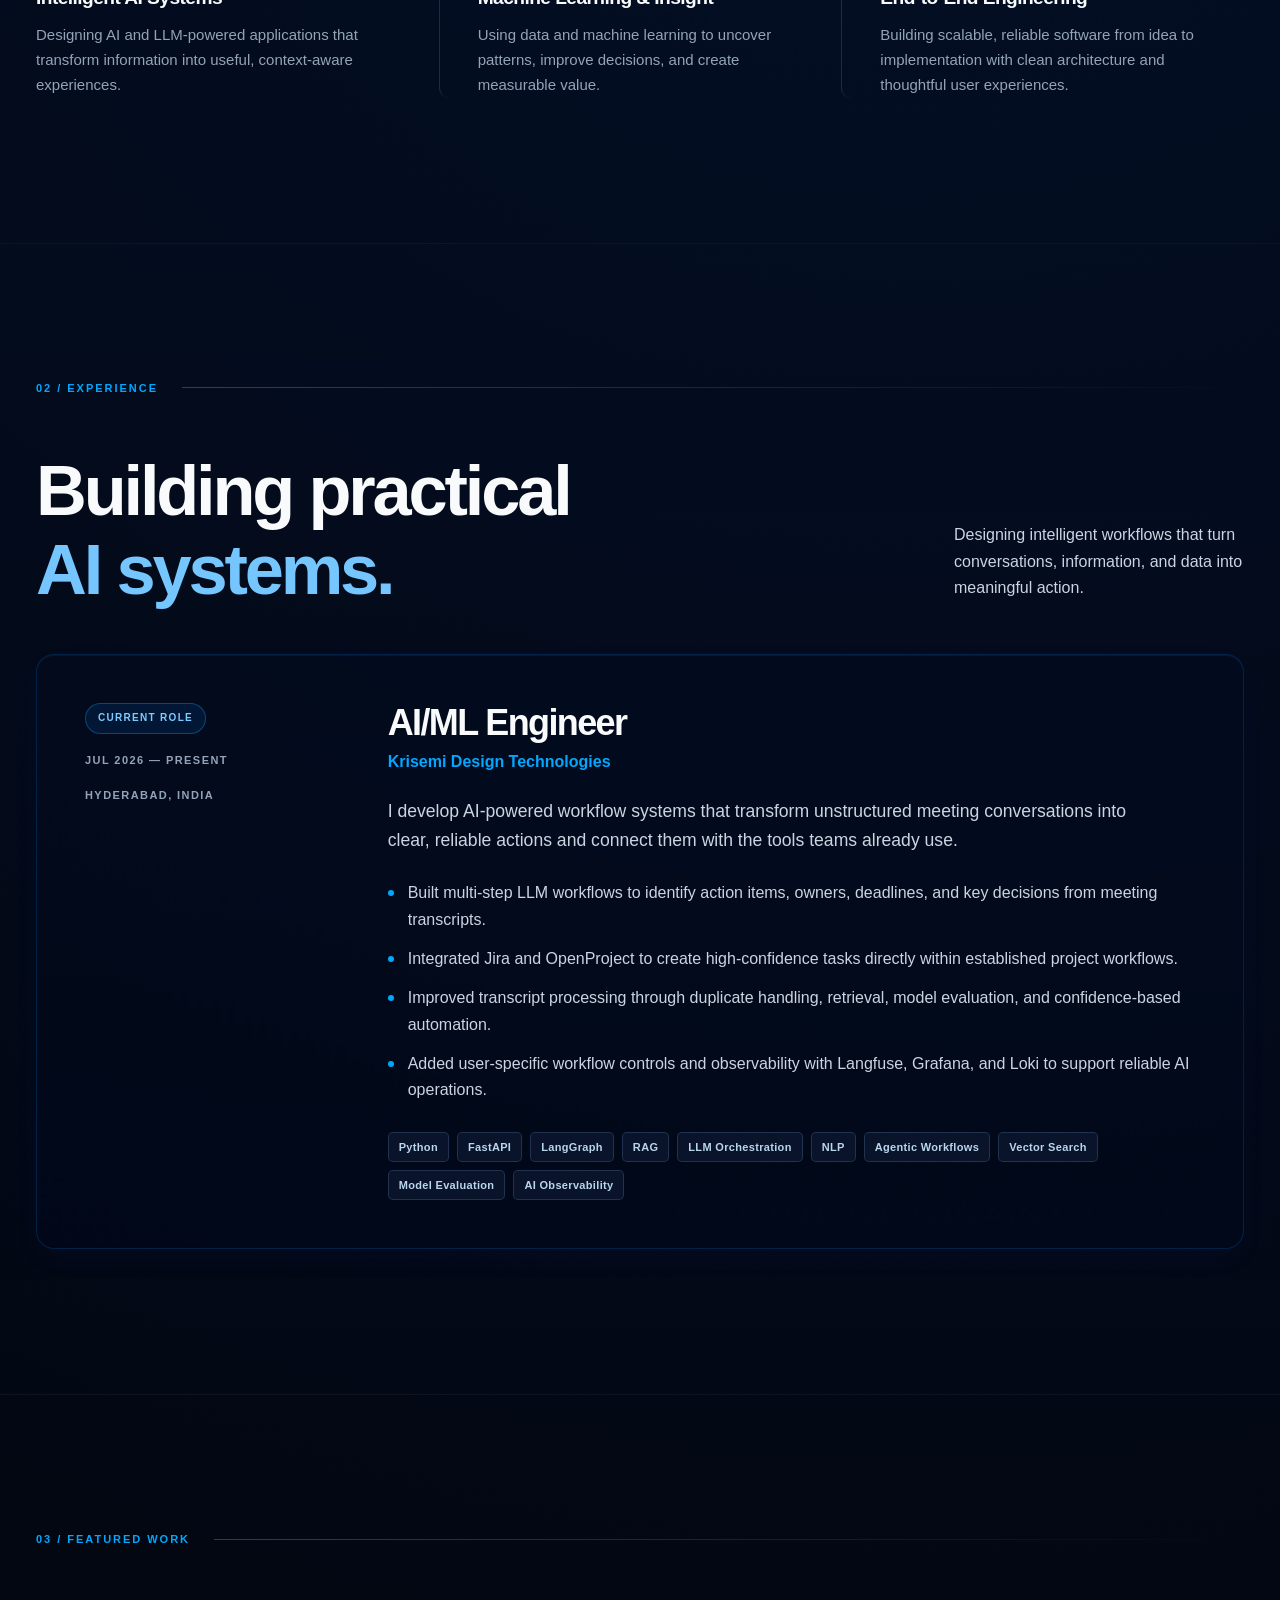
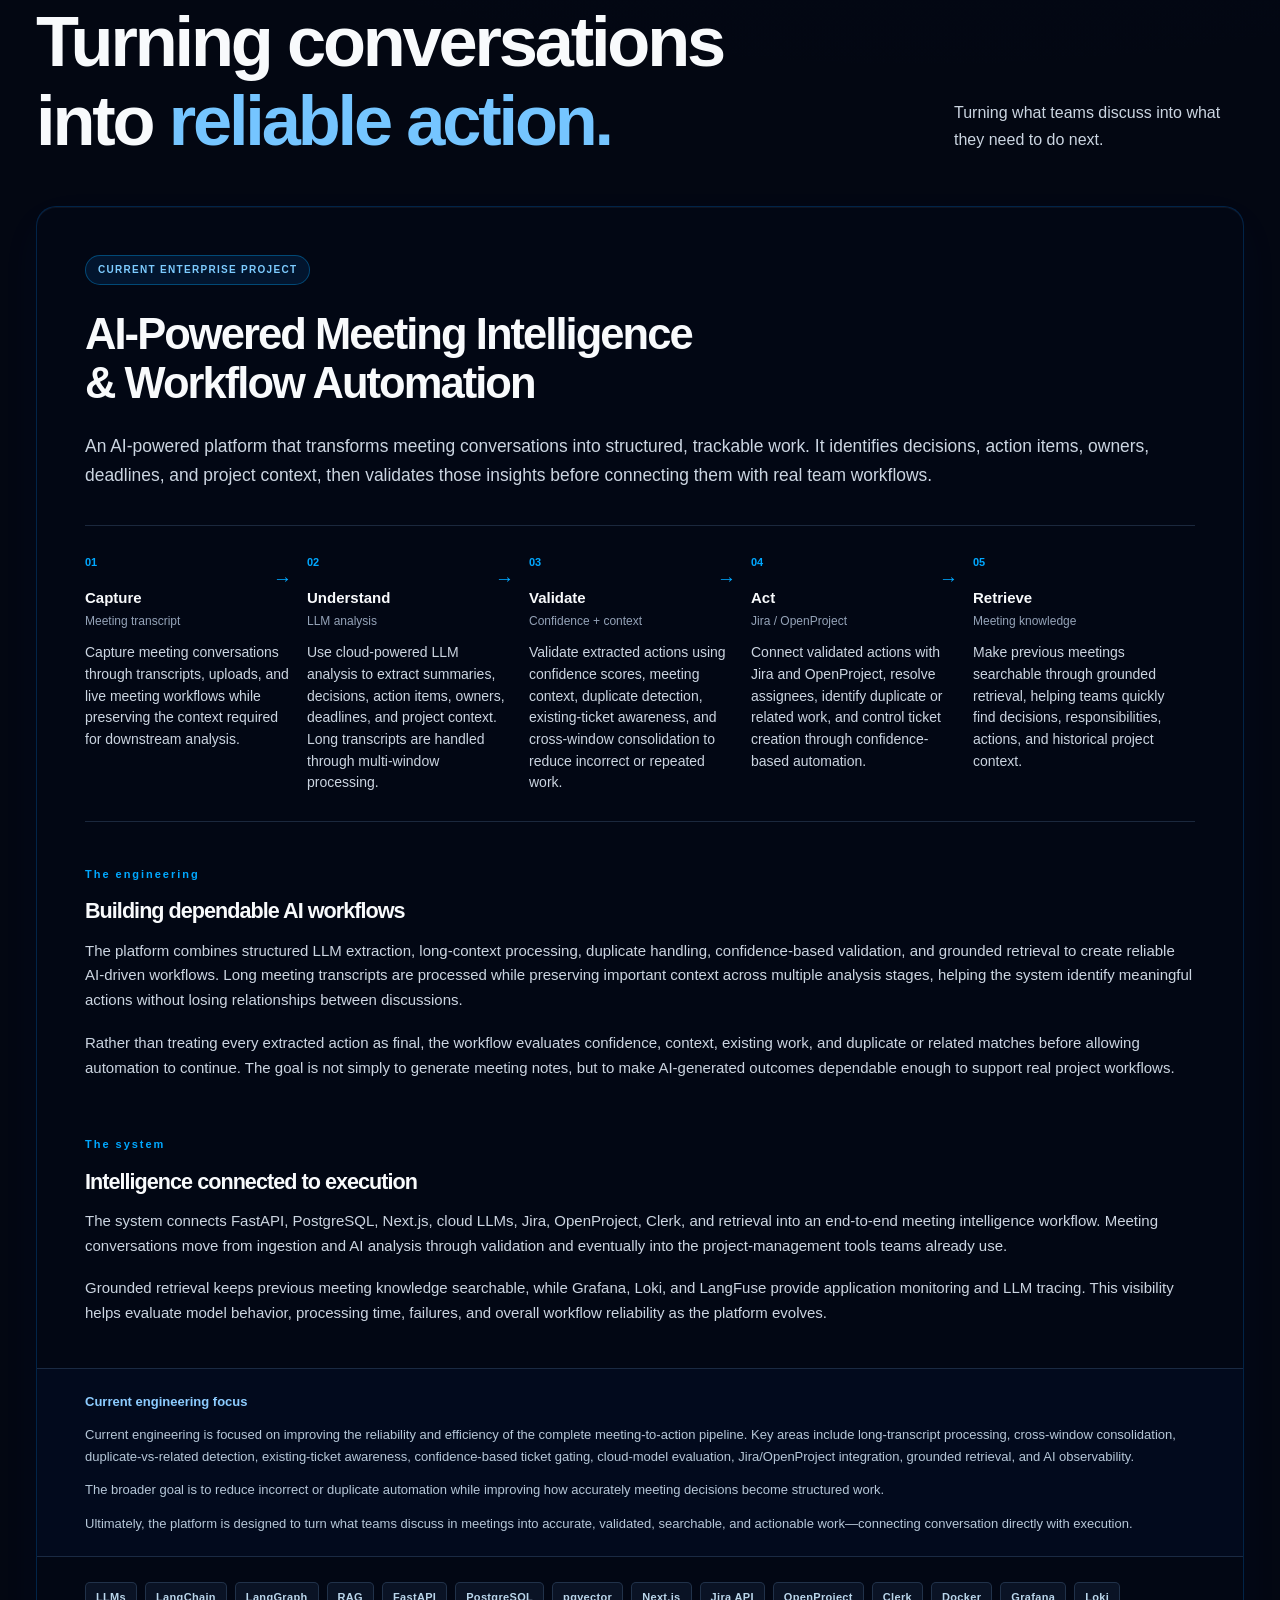
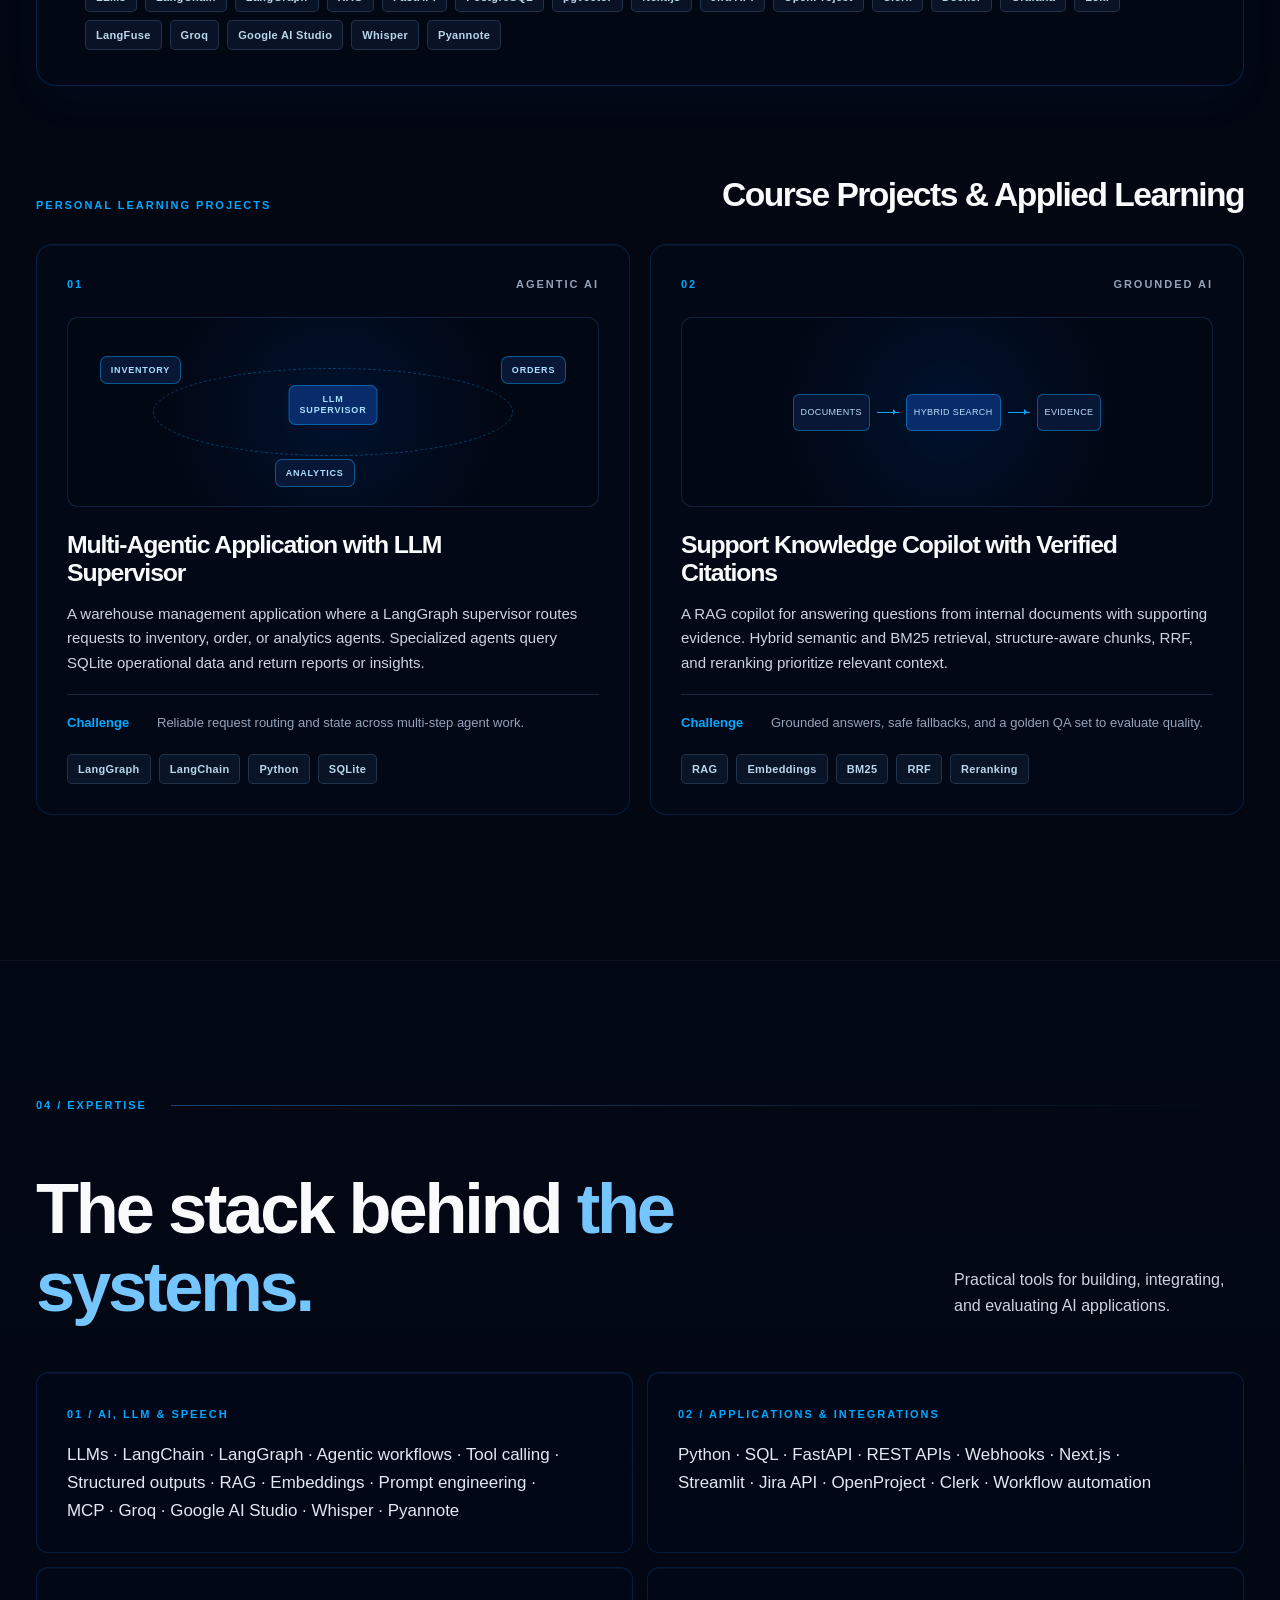
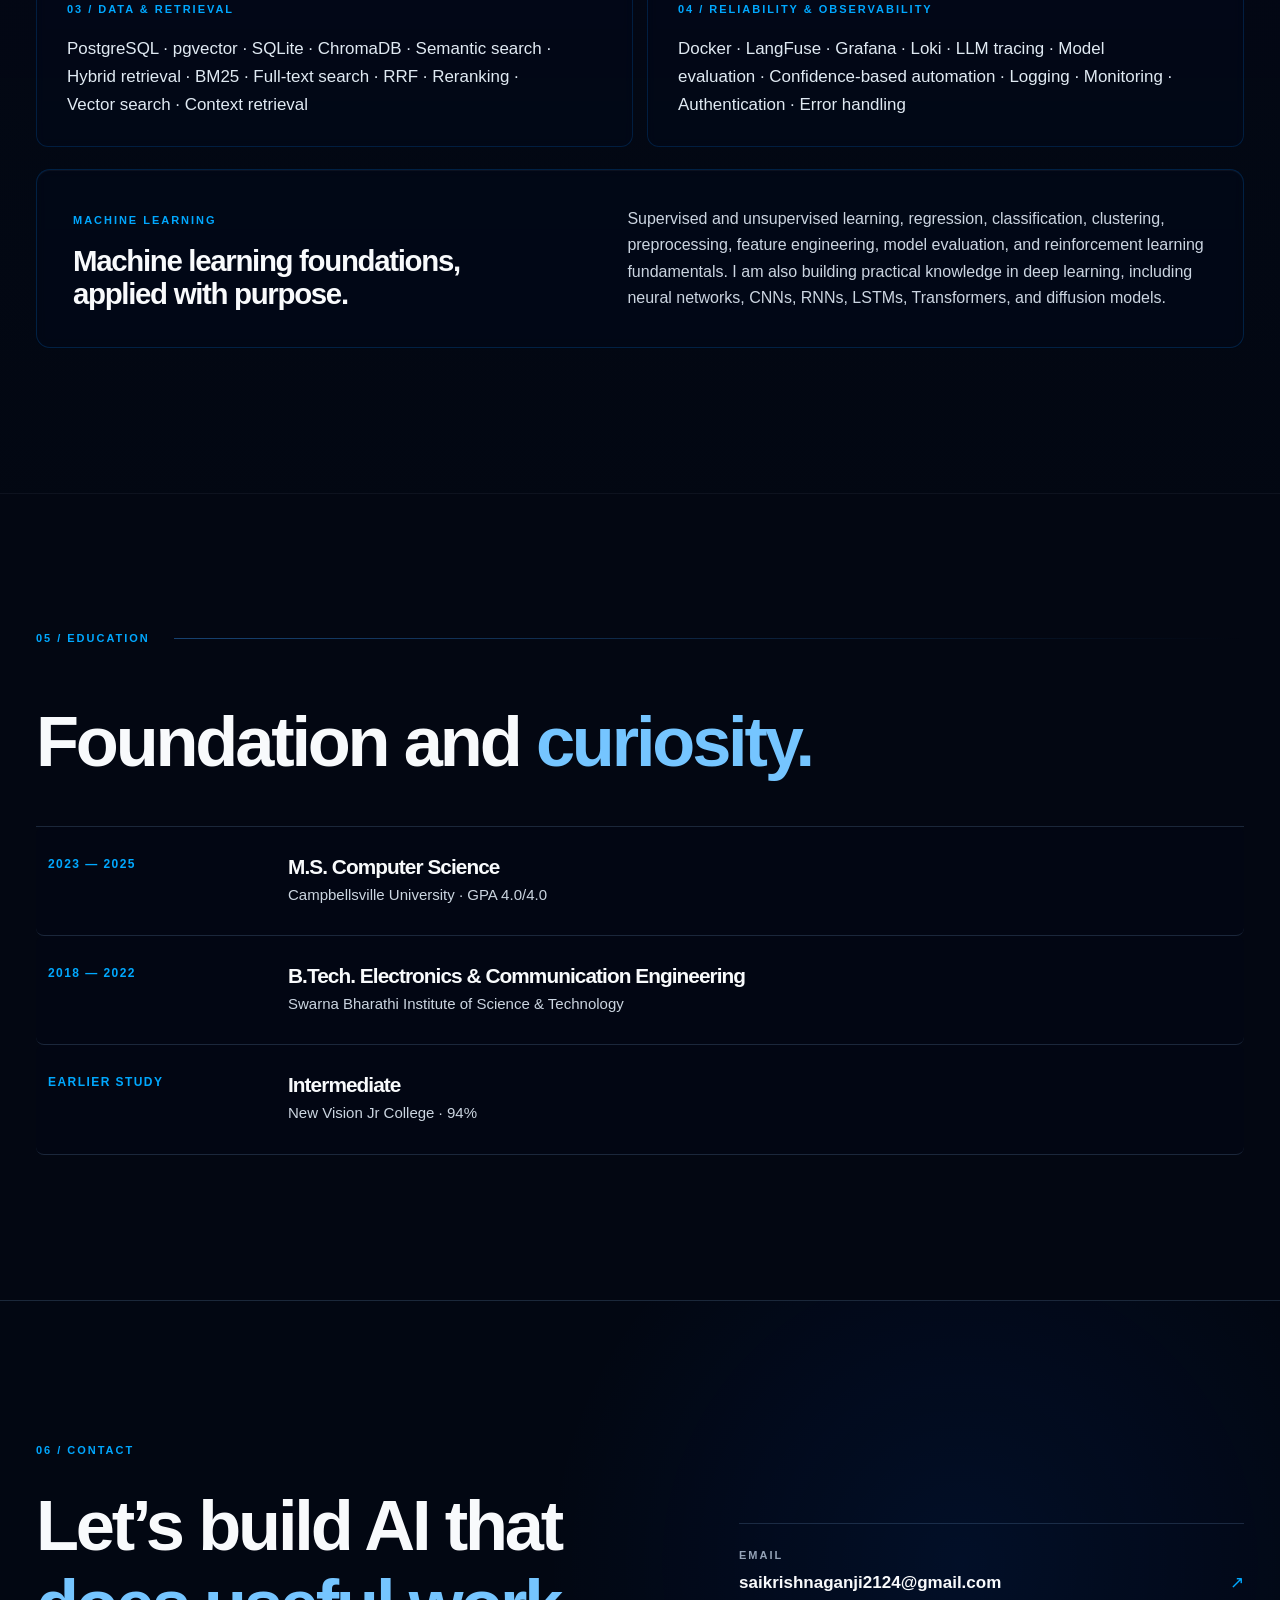
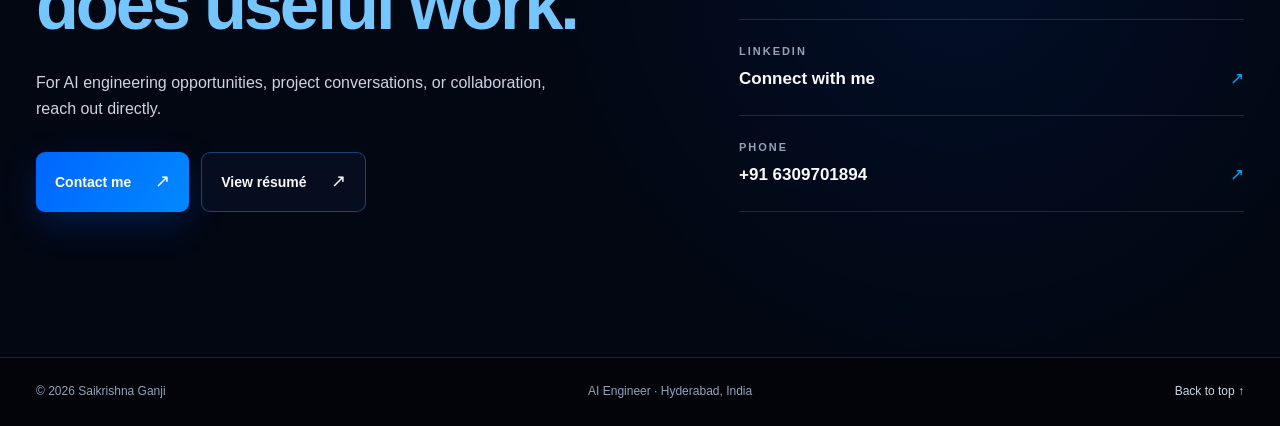
<file: services.html>
<!doctype html>
<html lang="en">
<head>
  <meta charset="utf-8">
  <meta name="viewport" content="width=device-width, initial-scale=1">
  <meta name="robots" content="noindex">
  <meta http-equiv="refresh" content="0; url=index.html#expertise">
  <title>Expertise | Saikrishna Ganji</title>
  <link rel="icon" type="image/svg+xml" href="favicon.svg">
  <link rel="stylesheet" href="css/portfolio.css">
</head>
<body style="display:grid;place-items:center;min-height:100vh;padding:24px;text-align:center">
  <main><h1>Expertise</h1><p>This section is now part of Saikrishna Ganji's portfolio.</p><a class="button button-primary" href="index.html#expertise">Open Expertise</a></main>
</body>
</html>
</file>
<file: css/portfolio.css>
:root{color-scheme:dark;--bg:#030712;--bg-deep:#02040a;--surface:#071126;--surface-2:#0a1b3f;--line:rgba(132,178,231,.19);--line-strong:rgba(54,154,255,.4);--text:#f8fafc;--secondary:#cbd5e1;--muted:#94a3b8;--blue:#0088ff;--cyan:#00a8ff;--max:1240px}
*{box-sizing:border-box}
html{scroll-behavior:smooth;scroll-padding-top:92px}
body{margin:0;background:radial-gradient(circle at 72% 13%,rgba(0,102,255,.09),transparent 30%),var(--bg);color:var(--text);font-family:Inter,ui-sans-serif,-apple-system,BlinkMacSystemFont,"Segoe UI",sans-serif;font-size:16px;line-height:1.65;overflow-x:hidden;isolation:isolate}
main,.site-footer{position:relative;z-index:1}
::selection{background:rgba(0,136,255,.42);color:#fff}
a{color:inherit;text-decoration:none}
a,button{transition:color .25s ease,background .25s ease,border-color .25s ease,transform .25s ease}
a:focus-visible,button:focus-visible{outline:2px solid var(--cyan);outline-offset:4px}
button{font:inherit}
p{margin:0 0 1.2em;color:var(--secondary)}
h1,h2,h3,h4{line-height:1.12;letter-spacing:-.045em;margin:0}
h1,h2{font-weight:650}
h2{font-size:clamp(2.8rem,5.5vw,5.7rem)}
h2 em,h1 em{font-style:normal;color:#75c5ff}
h3{font-size:clamp(1.5rem,2.3vw,2.25rem)}
h4{font-size:1.35rem}
.shell{width:min(var(--max),calc(100% - 72px));margin:auto}
#particle-field{position:fixed;inset:0;width:100%;height:100%;z-index:0;pointer-events:none}
.skip-link{position:absolute;z-index:100;left:16px;top:-60px;padding:10px 16px;background:var(--cyan);color:#02040a;font-weight:700}
.skip-link:focus{top:16px}
.site-header{position:sticky;top:0;z-index:30;background:rgba(3,7,18,.78);backdrop-filter:blur(20px);border-bottom:1px solid rgba(255,255,255,.08)}
.header-inner{height:78px;display:flex;align-items:center;gap:26px}
.brand{display:flex;align-items:center;gap:14px;min-width:218px}
.brand-mark{display:grid;place-items:center;width:43px;height:43px;border:1px solid var(--line-strong);background:linear-gradient(135deg,#071126,#0a1b3f);border-radius:11px;letter-spacing:-.09em;font-weight:800;font-size:18px;line-height:1}
.brand-dot{color:var(--cyan)}
.brand-name{font-size:11px;font-weight:800;letter-spacing:.2em}
.site-nav{display:flex;gap:30px;margin-left:auto}
.site-nav a{font-size:13px;font-weight:600;color:var(--secondary)}
.site-nav a:hover,.hero-socials a:hover,.site-footer a:hover{color:var(--cyan)}
.header-cta{font-size:13px;font-weight:700;border:1px solid var(--line-strong);border-radius:8px;padding:10px 15px;white-space:nowrap}
.header-cta:hover{background:rgba(0,136,255,.12)}
.header-cta span{color:var(--cyan);margin-left:8px}
.menu-toggle{display:none}
.hero{min-height:calc(100svh - 78px);display:flex;align-items:center;position:relative;padding-top:45px;padding-bottom:85px}
.hero::before{content:"";position:absolute;right:-95px;top:49%;width:500px;height:500px;transform:translateY(-50%);background:radial-gradient(circle,rgba(0,102,255,.11),rgba(0,136,255,.04) 35%,transparent 70%);pointer-events:none;z-index:0}
.hero-copy{position:relative;z-index:2}
.hero-copy{max-width:850px}
.eyebrow,.section-index,.detail-label,.project-number,.stack-group>span,.contact-links a>span{font-size:11px;font-weight:800;letter-spacing:.18em;color:var(--cyan)}
.eyebrow{display:flex;align-items:center;gap:11px;color:#b8d4ed;white-space:nowrap}
.live-dot{width:7px;height:7px;border-radius:50%;background:var(--cyan);box-shadow:0 0 15px var(--cyan)}
.eyebrow-line{height:1px;width:25px;background:var(--line-strong)}
.hero h1{font-size:clamp(3.6rem,5.2vw,6.2rem);max-width:850px;margin:23px 0 22px}
.hero h1 em{display:block;background:linear-gradient(120deg,#f8fafc 5%,#7bbfff 48%,#0074ff 100%);-webkit-background-clip:text;background-clip:text;color:transparent}
.hero-lede{font-size:clamp(1.12rem,1.5vw,1.35rem);max-width:600px;line-height:1.65;margin-bottom:22px}
.hero-specialties{font-size:13px;letter-spacing:.025em;color:#b7d8f1;font-weight:650;margin:0 0 32px}
.hero-specialties span{color:var(--blue);padding:0 7px}
.hero-actions{display:flex;flex-wrap:wrap;gap:12px}
.button{display:inline-flex;align-items:center;justify-content:space-between;gap:24px;border-radius:9px;padding:14px 19px;font-size:14px;font-weight:750;min-height:50px}
.button span{font-size:18px;font-weight:400}
.button-primary{background:linear-gradient(115deg,#0066ff,#0088ff);color:#fff;box-shadow:0 12px 35px rgba(0,102,255,.22)}
.button-primary:hover{transform:translateY(-3px);box-shadow:0 18px 42px rgba(0,102,255,.3)}
.button-secondary{border:1px solid var(--line-strong);background:rgba(7,17,38,.72)}
.button-secondary:hover{background:rgba(0,136,255,.11);transform:translateY(-3px)}
.hero-socials{display:flex;gap:28px;margin-top:36px;font-size:13px;color:var(--muted);font-weight:650}
.hero-socials span{color:var(--cyan)}
.scroll-cue{position:absolute;bottom:34px;left:0;display:flex;gap:11px;align-items:center;color:var(--muted);font-size:10px;font-weight:800;letter-spacing:.18em}
.scroll-cue>span{height:32px;width:19px;border:1px solid var(--line-strong);border-radius:12px;position:relative}
.scroll-cue>span::after{content:"";position:absolute;width:3px;height:7px;border-radius:4px;background:var(--cyan);top:6px;left:7px;animation:scrollDot 2s infinite}
@keyframes scrollDot{to{transform:translateY(10px);opacity:0}}
.section{padding-top:135px;padding-bottom:145px;position:relative}
.section-surface{background:linear-gradient(180deg,rgba(7,17,38,.18),rgba(4,11,27,.12));border-top:1px solid rgba(255,255,255,.04);border-bottom:1px solid rgba(255,255,255,.04)}
.section-top{display:flex;align-items:center;gap:24px;margin-bottom:55px}.section-rule{height:1px;flex:1;background:linear-gradient(90deg,var(--line-strong),transparent)}
.split-intro{display:grid;grid-template-columns:1fr 1fr;gap:8%;align-items:start}
.split-intro h2{max-width:550px}
.split-intro>div{padding-top:10px;max-width:580px}
.section-lede{font-size:1.3rem;color:var(--text);line-height:1.55}
.about-highlights{display:grid;grid-template-columns:repeat(3,1fr);border-top:1px solid var(--line);margin-top:85px}
.about-highlights>div{padding:30px 38px 0 0;outline:1px solid transparent;border-radius:10px}
.about-highlights>div+div{border-left:1px solid var(--line);padding-left:38px}
.about-highlights span{display:block;font-size:11px;color:var(--cyan);font-weight:800;margin-bottom:23px}
.about-highlights strong{display:block;font-size:1.2rem;letter-spacing:-.03em;margin-bottom:10px}
.about-highlights p{color:var(--muted);font-size:15px;margin:0}
.section-heading{display:flex;justify-content:space-between;align-items:end;gap:60px;margin-bottom:45px}
.section-heading h2{max-width:780px}.section-heading p{max-width:290px;margin:0 0 8px}
.experience-card{display:grid;grid-template-columns:225px 1fr;gap:7%;border:1px solid rgba(0,136,255,.2);border-radius:18px;background:rgba(5,15,40,.18);backdrop-filter:blur(1px);-webkit-backdrop-filter:blur(1px);box-shadow:inset 0 1px rgba(255,255,255,.045),0 10px 30px rgba(0,102,255,.035);padding:48px}
.experience-meta{display:flex;flex-direction:column;align-items:start;gap:17px;font-size:11px;font-weight:700;letter-spacing:.13em;color:var(--muted)}
.pill{display:inline-block;border:1px solid rgba(0,168,255,.35);border-radius:30px;background:rgba(0,136,255,.11);color:#7dccff;padding:6px 12px;font-size:10px;font-weight:800;letter-spacing:.13em;white-space:nowrap}
.experience-main h3{font-size:2.25rem}.company{color:var(--cyan);font-weight:700;margin:5px 0 22px}.experience-main>p:not(.company){font-size:1.1rem;max-width:750px}
.clean-list{list-style:none;margin:25px 0 28px;padding:0;display:grid;gap:13px}.clean-list li{color:var(--secondary);position:relative;padding-left:20px}.clean-list li:before{content:"";width:6px;height:6px;border-radius:50%;background:var(--cyan);position:absolute;left:0;top:10px}
.tag-row{display:flex;flex-wrap:wrap;gap:8px}.tag-row span{font-size:11px;letter-spacing:.03em;font-weight:650;color:#bad6eb;background:rgba(90,145,212,.09);border:1px solid var(--line);padding:5px 10px;border-radius:5px}
.featured-project{border:1px solid rgba(0,136,255,.22);border-radius:20px;background:rgba(5,15,40,.17);backdrop-filter:blur(1px);-webkit-backdrop-filter:blur(1px);overflow:hidden;box-shadow:inset 0 1px rgba(255,255,255,.05),0 16px 45px rgba(0,102,255,.04)}
.featured-head{display:grid;grid-template-columns:1fr;gap:24px;padding:48px 48px 36px}.featured-head h3{font-size:clamp(2rem,3.4vw,3.6rem);max-width:630px;margin-top:25px}.featured-head p{font-size:1.09rem;align-self:end;margin:0}
.pipeline{display:grid;grid-template-columns:repeat(5,1fr);margin:0 48px;padding:27px 0;border-top:1px solid var(--line);border-bottom:1px solid var(--line)}
.pipeline>div{position:relative;padding:0 16px 0 0}.pipeline>div:not(:last-child):after{content:"→";position:absolute;right:15px;top:10px;color:var(--cyan);font-size:19px}.pipeline span{display:block;font-size:11px;font-weight:800;color:var(--cyan);margin-bottom:14px}.pipeline strong{display:block;font-size:15px}.pipeline small{display:block;color:var(--muted);font-size:12px;margin-top:2px}.pipeline p{font-size:14px;line-height:1.55;color:var(--secondary);margin:10px 0 0}
.featured-details{display:grid;grid-template-columns:1fr;gap:32px;padding:38px 48px 24px}.featured-details h4{margin:13px 0 15px}.featured-details p{font-size:15px}
.status-strip{display:grid;grid-template-columns:1fr;gap:12px;background:rgba(0,102,255,.035);border-top:1px solid var(--line);border-bottom:1px solid var(--line);padding:22px 48px}.status-strip strong{color:#8cccff;font-size:13px}.status-strip p{font-size:13px;color:#b5c7d8;margin:0}.status-copy{display:grid;gap:12px}
.featured-project>.tag-row{padding:25px 48px 35px}
@media(max-width:850px){.pipeline{grid-template-columns:1fr;gap:0}.pipeline>div{padding:12px 0 12px 37px;border-bottom:1px solid var(--line)}.pipeline>div:last-child{border-bottom:0}.pipeline span{position:absolute;left:0;top:14px;margin:0}.pipeline>div:not(:last-child):after{content:none}}
.subsection-head{display:flex;align-items:end;justify-content:space-between;margin:90px 0 30px}.subsection-head h3{font-size:2.1rem}
.project-grid{display:grid;grid-template-columns:repeat(2,minmax(0,1fr));gap:20px}.project-card{min-width:0;border:1px solid rgba(0,136,255,.19);border-radius:16px;padding:30px;background:rgba(5,15,40,.2);backdrop-filter:blur(4px);-webkit-backdrop-filter:blur(4px);box-shadow:inset 0 1px rgba(255,255,255,.04);display:flex;flex-direction:column;transition:transform .28s,border-color .28s,background-color .28s,box-shadow .28s}
.project-number{display:flex;justify-content:space-between}.project-number span{color:var(--muted)}
.project-visual{height:190px;border:1px solid rgba(73,154,237,.18);border-radius:11px;margin:24px 0;background:radial-gradient(circle at center,rgba(0,102,255,.11),transparent 60%),rgba(2,7,18,.15);position:relative;overflow:hidden}
.agent-visual:before{content:"";position:absolute;inset:50px 16%;border:1px dashed rgba(0,168,255,.34);border-radius:50%}.agent-node{position:absolute;border:1px solid rgba(0,168,255,.45);border-radius:7px;color:#a9dfff;background:#081735;padding:8px 10px;font-size:9px;letter-spacing:.09em;font-weight:800;line-height:1.2;text-align:center}.supervisor{left:50%;top:40%;transform:translate(-50%,-20%);background:#0a2b69}.inventory{left:6%;top:20%}.orders{right:6%;top:20%}.analytics{left:39%;bottom:10%}
.rag-visual{display:flex;align-items:center;justify-content:center;gap:7px;padding:0 10px}.rag-visual span{border:1px solid rgba(0,168,255,.45);padding:10px 7px;border-radius:6px;font-size:9px;color:#b8defa;letter-spacing:.04em;text-align:center;background:#081735}.rag-visual span:nth-of-type(2){background:#0a2b69}.rag-visual i{width:22px;height:1px;background:var(--cyan);position:relative}.rag-visual i:after{content:"";position:absolute;right:0;top:-3px;border:3px solid transparent;border-left-color:var(--cyan)}
.project-card h4{font-size:1.55rem;margin-bottom:15px;max-width:480px}.project-card>p{font-size:15px}.project-note{border-top:1px solid var(--line);padding:17px 0;display:grid;grid-template-columns:75px 1fr;gap:15px;font-size:13px;margin-top:auto}.project-note strong{color:var(--cyan)}.project-note span{color:var(--muted)}.project-card .tag-row{padding-top:4px}
.stack-grid{display:grid;grid-template-columns:repeat(2,1fr);gap:14px}.stack-group{padding:27px 30px;border:1px solid rgba(0,136,255,.18);border-radius:12px;background:rgba(5,15,40,.18);backdrop-filter:blur(4px);-webkit-backdrop-filter:blur(4px);box-shadow:inset 0 1px rgba(255,255,255,.04)}.stack-group p{font-size:1.06rem;color:#e0eaf3;margin:14px 0 0;max-width:500px}
.ml-panel{margin-top:22px;border:1px solid rgba(0,136,255,.2);border-radius:14px;padding:36px;display:grid;grid-template-columns:.8fr 1fr;gap:8%;background:rgba(5,15,40,.18);backdrop-filter:blur(4px);-webkit-backdrop-filter:blur(4px);box-shadow:inset 0 1px rgba(255,255,255,.04)}.ml-panel h3{margin-top:13px}.ml-panel p{margin:0}
.education-list{border-top:1px solid var(--line)}.education-list>div{display:grid;grid-template-columns:240px 1fr;border-bottom:1px solid var(--line);padding:28px 12px;background:rgba(5,15,40,.05);border-radius:8px}.education-list>div>span{font-size:12px;font-weight:750;color:var(--cyan);letter-spacing:.12em}.education-list h3{font-size:1.3rem;margin-bottom:4px}.education-list p{margin:0;font-size:15px}
.contact-section{background:radial-gradient(circle at 75% 40%,rgba(0,102,255,.09),transparent 40%),rgba(4,11,27,.12);border-top:1px solid var(--line)}
.contact-inner{display:grid;grid-template-columns:1.05fr .95fr;gap:12%}.contact-inner h2{margin:25px 0;max-width:690px}.contact-inner p{max-width:520px;margin-bottom:30px}.contact-links{align-self:end;border-top:1px solid var(--line)}.contact-links a{display:grid;grid-template-columns:1fr auto;gap:5px;position:relative;padding:22px 0;border-bottom:1px solid var(--line);font-size:17px;font-weight:650;overflow-wrap:anywhere}.contact-links a>span{grid-column:1/3;color:var(--muted)}.contact-links a b{color:var(--cyan);font-weight:400}.contact-links a:hover{color:var(--cyan)}
.cursor-card{position:relative;isolation:isolate;transition:transform .28s ease,border-color .28s ease,background-color .28s ease,box-shadow .28s ease,outline-color .28s ease}
.cursor-card::before{content:"";position:absolute;inset:0;z-index:0;pointer-events:none;background:radial-gradient(360px circle at var(--mouse-x,50%) var(--mouse-y,50%),rgba(0,168,255,.14),transparent 72%);opacity:0;transition:opacity .28s ease}
.cursor-card>*{position:relative;z-index:1}
.cursor-card:hover{border-color:rgba(0,136,255,.52);background-color:rgba(7,22,56,.32);box-shadow:inset 0 1px rgba(255,255,255,.07),0 10px 32px rgba(0,102,255,.13)}
.cursor-card:hover::before{opacity:1}
.experience-card:hover,.featured-project:hover,.project-card:hover,.stack-group:hover,.ml-panel:hover,.education-list>div:hover,.about-highlights>div:hover{transform:translateY(-2px)}
.about-highlights>div:hover{outline-color:rgba(0,136,255,.28)}
.education-list>div:hover,.contact-links a:hover,.pipeline>div:hover{background-color:rgba(7,22,56,.18)}
.site-footer{border-top:1px solid var(--line);padding:24px 0;background:#02040a}.site-footer .shell{display:flex;align-items:center;justify-content:space-between;gap:20px;color:var(--muted);font-size:12px}.site-footer a{color:var(--secondary)}
@media(max-width:1100px){.site-nav{gap:16px}.brand{min-width:0}.brand-name{display:none}.hero h1{font-size:clamp(3.4rem,6vw,5.5rem)}}
@media(min-width:720px) and (max-width:1099px){.hero::before{width:330px;height:330px;right:-20px;top:59%;opacity:.55}}
@media(max-width:719px){.hero::before{display:none}}
@media(max-width:850px){.shell{width:min(var(--max),calc(100% - 44px))}.header-inner{height:70px}.site-nav{display:none;position:absolute;top:70px;left:0;right:0;background:rgba(3,7,18,.98);border-bottom:1px solid var(--line);padding:20px 22px 26px;flex-direction:column;gap:0;box-shadow:0 20px 30px rgba(0,0,0,.3)}.site-nav.is-open{display:flex}.site-nav a{padding:11px 0;border-bottom:1px solid var(--line);font-size:15px}.menu-toggle{display:flex;flex-direction:column;justify-content:center;gap:5px;width:42px;height:42px;padding:8px;margin-left:auto;border:1px solid var(--line);border-radius:8px;background:transparent;color:var(--text);cursor:pointer}.menu-toggle span{height:2px;width:100%;background:currentColor}.header-cta{display:none}.hero{min-height:auto;padding-top:95px;padding-bottom:95px}.hero h1{max-width:710px}.scroll-cue{bottom:30px}.section{padding-top:95px;padding-bottom:105px}.split-intro,.featured-head,.featured-details,.contact-inner{grid-template-columns:1fr;gap:25px}.section-heading{align-items:start;flex-direction:column;gap:15px}.section-heading p{max-width:560px}.featured-head p{max-width:720px}.ml-panel{grid-template-columns:1fr;gap:20px}.contact-links{margin-top:30px}}
@media(max-width:640px){.shell{width:calc(100% - 36px)}.hero{padding-top:75px;padding-bottom:85px}.hero h1{font-size:clamp(3rem,13vw,4.7rem);margin:20px 0}.hero-lede{font-size:1.05rem}.hero-specialties{font-size:12px;line-height:1.9}.hero-specialties span{padding:0 3px}.section{padding-top:78px;padding-bottom:85px}.section-top{margin-bottom:30px}.split-intro{gap:25px}.section-lede{font-size:1.12rem}.about-highlights{grid-template-columns:1fr;margin-top:45px}.about-highlights>div,.about-highlights>div+div{border-left:0;border-bottom:1px solid var(--line);padding:23px 0}.about-highlights span{margin-bottom:9px}.section-heading{margin-bottom:28px}.experience-card{grid-template-columns:1fr;gap:30px;padding:28px}.experience-meta{flex-direction:row;flex-wrap:wrap;align-items:center;gap:10px}.experience-main h3{font-size:1.8rem}.featured-head{padding:28px 24px}.featured-head h3{font-size:2rem;margin-top:18px}.pipeline{margin:0 24px;grid-template-columns:1fr;gap:0;padding:0}.pipeline>div{padding:12px 0 12px 37px;border-bottom:1px solid var(--line)}.pipeline>div:last-child{border-bottom:0}.pipeline span{position:absolute;left:0;top:14px;margin:0}.pipeline strong{font-size:14px}.pipeline small{font-size:11px}.pipeline>div:not(:last-child):after{content:none}.featured-details{padding:29px 24px 10px}.status-strip{display:block;padding:20px 24px}.status-strip strong{display:block;margin-bottom:8px}.featured-project>.tag-row{padding:20px 24px 26px}.subsection-head{display:block;margin-top:70px}.subsection-head h3{margin-top:12px}.project-grid,.stack-grid{grid-template-columns:1fr}.project-card{padding:24px}.ml-panel{padding:26px}.education-list>div{grid-template-columns:1fr;gap:7px}.contact-links a{font-size:15px}.site-footer .shell{flex-wrap:wrap}.site-footer .shell span:nth-child(2){display:none}}
@media(max-width:400px){.brand-name{display:none}.hero-actions .button{width:100%}.eyebrow{font-size:9px;gap:7px}.hero h1{font-size:2.9rem}.project-grid{grid-template-columns:minmax(0,1fr)}}
@media(prefers-reduced-motion:reduce){html{scroll-behavior:auto}*,*::before,*::after{animation-duration:.01ms!important;animation-iteration-count:1!important;transition-duration:.01ms!important}.cursor-card:hover,.button:hover{transform:none}}

/* Optional light palette. Dark mode above remains the default. */
.theme-toggle{display:grid;place-items:center;flex:none;width:42px;height:42px;padding:0;border:1px solid var(--line-strong);border-radius:8px;background:rgba(7,17,38,.72);color:var(--cyan);cursor:pointer}
.theme-toggle:hover{background:rgba(0,136,255,.12);transform:translateY(-2px)}
.theme-toggle svg{width:20px;height:20px}
.theme-moon{display:none}
html[data-theme="light"]{color-scheme:light;--bg:#fff9f4;--bg-deep:#fff3e9;--surface:#fffaf6;--surface-2:#ffeadb;--line:rgba(58,73,100,.2);--line-strong:rgba(190,70,17,.55);--text:#15213b;--secondary:#45516a;--muted:#647087;--blue:#c55017;--cyan:#b8420e}
html[data-theme="light"] .theme-sun{display:none}
html[data-theme="light"] .theme-moon{display:block}
html[data-theme="light"] body{background:radial-gradient(circle at 72% 13%,rgba(242,138,50,.075),transparent 30%),var(--bg)}
html[data-theme="light"] ::selection{background:rgba(242,138,50,.27);color:var(--text)}
html[data-theme="light"] .skip-link{background:var(--cyan);color:#fff}
html[data-theme="light"] .site-header{background:rgba(255,249,244,.88);border-bottom-color:rgba(54,72,104,.12)}
html[data-theme="light"] .brand-mark{background:linear-gradient(135deg,#fffdfb,#ffecdf)}
html[data-theme="light"] .header-cta,html[data-theme="light"] .theme-toggle{background:rgba(255,249,244,.7);color:var(--text)}
html[data-theme="light"] .header-cta:hover,html[data-theme="light"] .theme-toggle:hover{background:rgba(242,138,50,.12)}
html[data-theme="light"] .theme-toggle{color:var(--cyan)}
html[data-theme="light"] .hero::before{background:radial-gradient(circle,rgba(242,138,50,.12),rgba(242,138,50,.035) 35%,transparent 70%)}
html[data-theme="light"] h2 em{color:#c55017}
html[data-theme="light"] .eyebrow,html[data-theme="light"] .hero-specialties{color:#45516a}
html[data-theme="light"] .hero h1 em{background:linear-gradient(120deg,#d45b20 5%,#e86b25 48%,#f28a32 100%);-webkit-background-clip:text;background-clip:text;color:transparent}
html[data-theme="light"] .button-primary{background:linear-gradient(115deg,#b8420e,#c94d14);color:#fff;box-shadow:0 12px 35px rgba(190,70,17,.18)}
html[data-theme="light"] .button-primary:hover{box-shadow:0 18px 42px rgba(190,70,17,.25)}
html[data-theme="light"] .button-secondary{border-color:#c55017;background:rgba(255,249,244,.7);color:var(--text)}
html[data-theme="light"] .button-secondary:hover{background:rgba(242,138,50,.12)}
html[data-theme="light"] .section-surface{background:linear-gradient(180deg,rgba(255,244,233,.32),rgba(255,249,244,.12));border-color:rgba(58,73,100,.1)}
html[data-theme="light"] .experience-card,html[data-theme="light"] .featured-project,html[data-theme="light"] .project-card,html[data-theme="light"] .stack-group,html[data-theme="light"] .ml-panel{border-color:rgba(190,70,17,.22);background:rgba(255,253,250,.64);box-shadow:inset 0 1px rgba(255,255,255,.7),0 12px 32px rgba(136,72,28,.055)}
html[data-theme="light"] .pill{border-color:rgba(190,70,17,.4);background:rgba(242,138,50,.1);color:#a63c0b}
html[data-theme="light"] .tag-row span{color:#4c586c;background:rgba(242,138,50,.07)}
html[data-theme="light"] .status-strip{background:rgba(242,138,50,.055)}
html[data-theme="light"] .status-strip strong{color:#a63c0b}
html[data-theme="light"] .status-strip p,html[data-theme="light"] .stack-group p{color:var(--secondary)}
html[data-theme="light"] .project-visual{border-color:rgba(190,70,17,.25);background:radial-gradient(circle at center,rgba(242,138,50,.13),transparent 60%),rgba(255,247,240,.38)}
html[data-theme="light"] .agent-visual:before{border-color:rgba(190,70,17,.36)}
html[data-theme="light"] .agent-node,html[data-theme="light"] .rag-visual span{border-color:rgba(190,70,17,.42);background:#fff1e6;color:#87380e}
html[data-theme="light"] .agent-node.supervisor,html[data-theme="light"] .rag-visual span:nth-of-type(2){background:#ffdfc8}
html[data-theme="light"] .education-list>div{background:rgba(255,253,250,.35)}
html[data-theme="light"] .contact-section{background:radial-gradient(circle at 75% 40%,rgba(242,138,50,.1),transparent 40%),rgba(255,247,240,.18)}
html[data-theme="light"] .cursor-card::before{background:radial-gradient(360px circle at var(--mouse-x,50%) var(--mouse-y,50%),rgba(242,138,50,.13),transparent 72%)}
html[data-theme="light"] .cursor-card:hover{border-color:rgba(190,70,17,.5);background-color:rgba(255,238,221,.58);box-shadow:inset 0 1px rgba(255,255,255,.8),0 10px 32px rgba(190,70,17,.1)}
html[data-theme="light"] .about-highlights>div:hover{outline-color:rgba(190,70,17,.28)}
html[data-theme="light"] .education-list>div:hover,html[data-theme="light"] .contact-links a:hover,html[data-theme="light"] .pipeline>div:hover{background-color:rgba(242,138,50,.11)}
html[data-theme="light"] .site-footer{background:#fff3e9}
@media(max-width:850px){html[data-theme="light"] .site-nav{background:rgba(255,249,244,.98);box-shadow:0 20px 30px rgba(42,44,55,.12)}}
</file>
